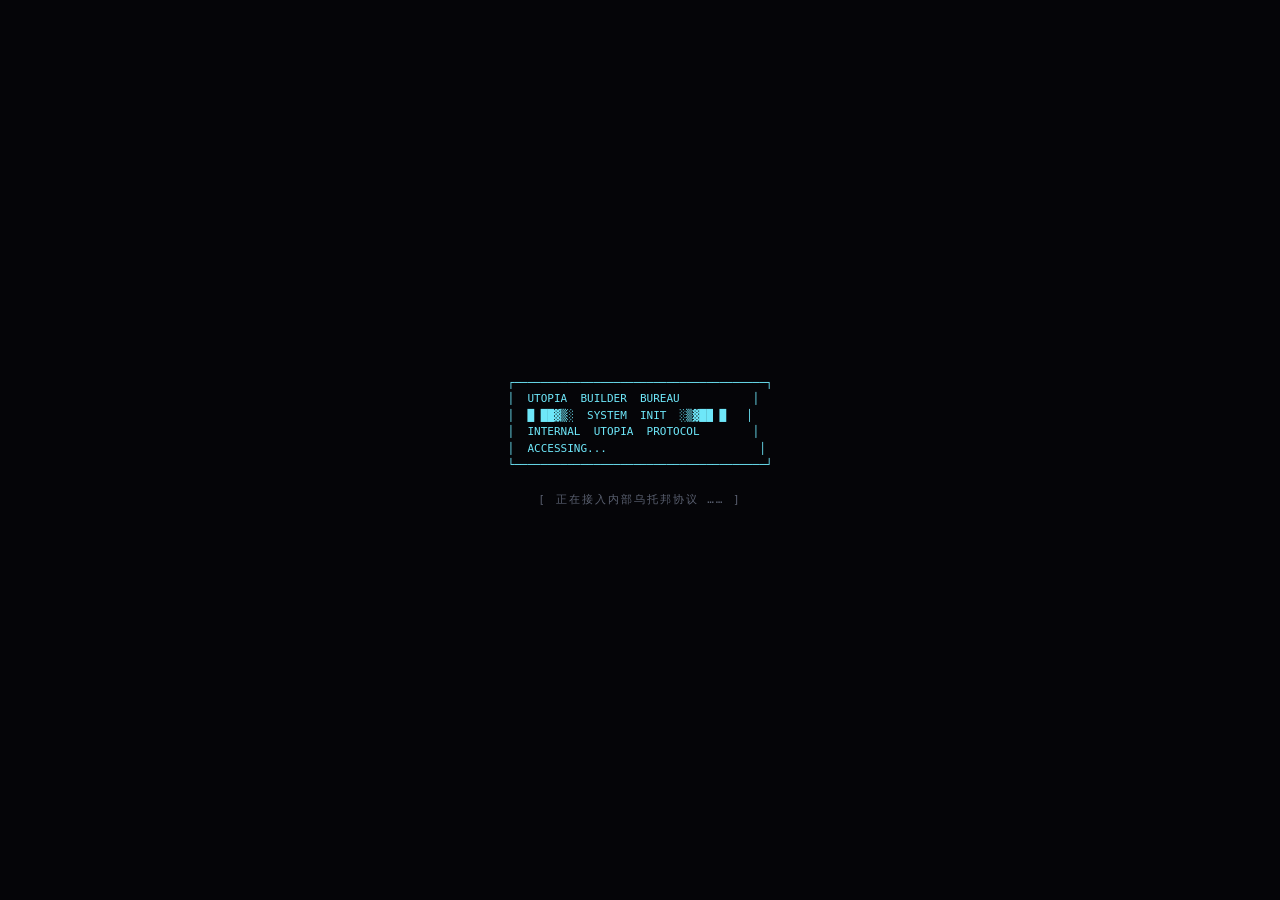
<file: index.html>
﻿<!DOCTYPE html>
<html lang="zh-CN">
<head>
<meta charset="UTF-8"/>
<meta name="viewport" content="width=device-width,initial-scale=1.0"/>
<title>首页 — 内心乌托邦建设局</title>
<link rel="icon" href="img/logo.png" type="image/png"/>
<link rel="stylesheet" href="css/style.css"/>
</head>
<body>

<!-- 开场动画 -->
<div id="intro">
  <div id="intro-ascii"></div>
  <div id="intro-msg">[ 正在接入内部乌托邦协议 …… ]</div>
  <div id="intro-bar"></div>
</div>

<canvas id="pcv"></canvas>
<div class="scanlines"></div>

<!-- 导航栏 -->
<nav>
  <div class="nav-in">
    <a href="index.html" class="nav-logo">[ UBB ]</a>
    <ul class="nav-links">
      <li><a href="index.html" class="active">首页</a></li>
      <li><a href="entity.html">实体档案</a></li>
      <li><a href="bureau.html">建设局</a></li>
      <li><a href="world.html">世界结构</a></li>
      <li><a href="archive.html">异常档案</a></li>
      <li><a href="story.html">故事碎片</a></li>
      <li><a href="relations.html">关系网络</a></li>
      <li><a href="terminal.html">终端</a></li>
      <li><a href="status.html">系统状态</a></li>
    </ul>
  </div>
</nav>

<!-- 主展示区 -->
<main class="wrap">
<section class="hero">
  <div class="hero-tag">// 内部系统 v3.7 — 机密访问</div>
  <h1 class="hero-title">
    内心乌托邦<br/>
    <span class="gw" data-text="建设局">建设局</span><br/>
    建设局
  </h1>
  <div class="hero-sub">/ˈjuːˌtoʊpiə ˈbɪldər ˈbjʊəroʊ/</div>
  <div class="hero-desc">
    <em>UTOPIA BUILDER BUREAU</em> —— 内心乌托邦建设局，致力于在每一个破碎的内心里，搭建一座可以被称之为「家」的乌托邦。我们记录、维护、收容那些无法被外界理解的灵魂碎片。
  </div>
  <div class="hero-stats">
    <div class="hstat"><div class="hstat-val">7</div><div class="hstat-lbl">成员</div></div>
    <div class="hstat"><div class="hstat-val">03</div><div class="hstat-lbl">世界层级</div></div>
    <div class="hstat"><div class="hstat-val">??</div><div class="hstat-lbl">异常数</div></div>
  </div>
  <div class="hero-cta">
    <a href="entity.html" class="btn btn-outline">[ 01. 实体档案 ]</a>
    <a href="terminal.html" class="btn btn-ghost">[ 07. 终端模拟器 ]</a>
  </div>
</section>
</main>

<!-- 底部音乐播放器 -->
<div id="bgm-bar">
  <div class="bgm-info">
    <div class="bgm-title">◉ UBB电台 — 频道 0</div>
    <div class="bgm-sub">氛围频率 // AMBIENT</div>
  </div>
  <div class="bgm-controls">
    <button class="bgm-btn" id="bgm-play">▶ 播放</button>
    <button class="bgm-btn" id="bgm-stop">■ 停止</button>
    <button class="bgm-btn" id="bgm-prev">◀◀</button>
    <button class="bgm-btn" id="bgm-next">▶▶</button>
  </div>
  <div class="bgm-progress"><div class="bgm-fill"></div></div>
  <div class="bgm-viz">
    <div class="bgm-bar-v"></div>
    <div class="bgm-bar-v"></div>
    <div class="bgm-bar-v"></div>
    <div class="bgm-bar-v"></div>
    <div class="bgm-bar-v"></div>
  </div>
</div>

<!-- 页脚 -->
<footer class="wrap">
  <div class="foot-in">
    <div class="foot-logo">[ UBB ] 内心乌托邦建设局</div>
    <div class="foot-note">仅限内部使用 — 禁止外传</div>
  </div>
</footer>

<script src="js/main.js"></script>
</body>
</html>
</file>
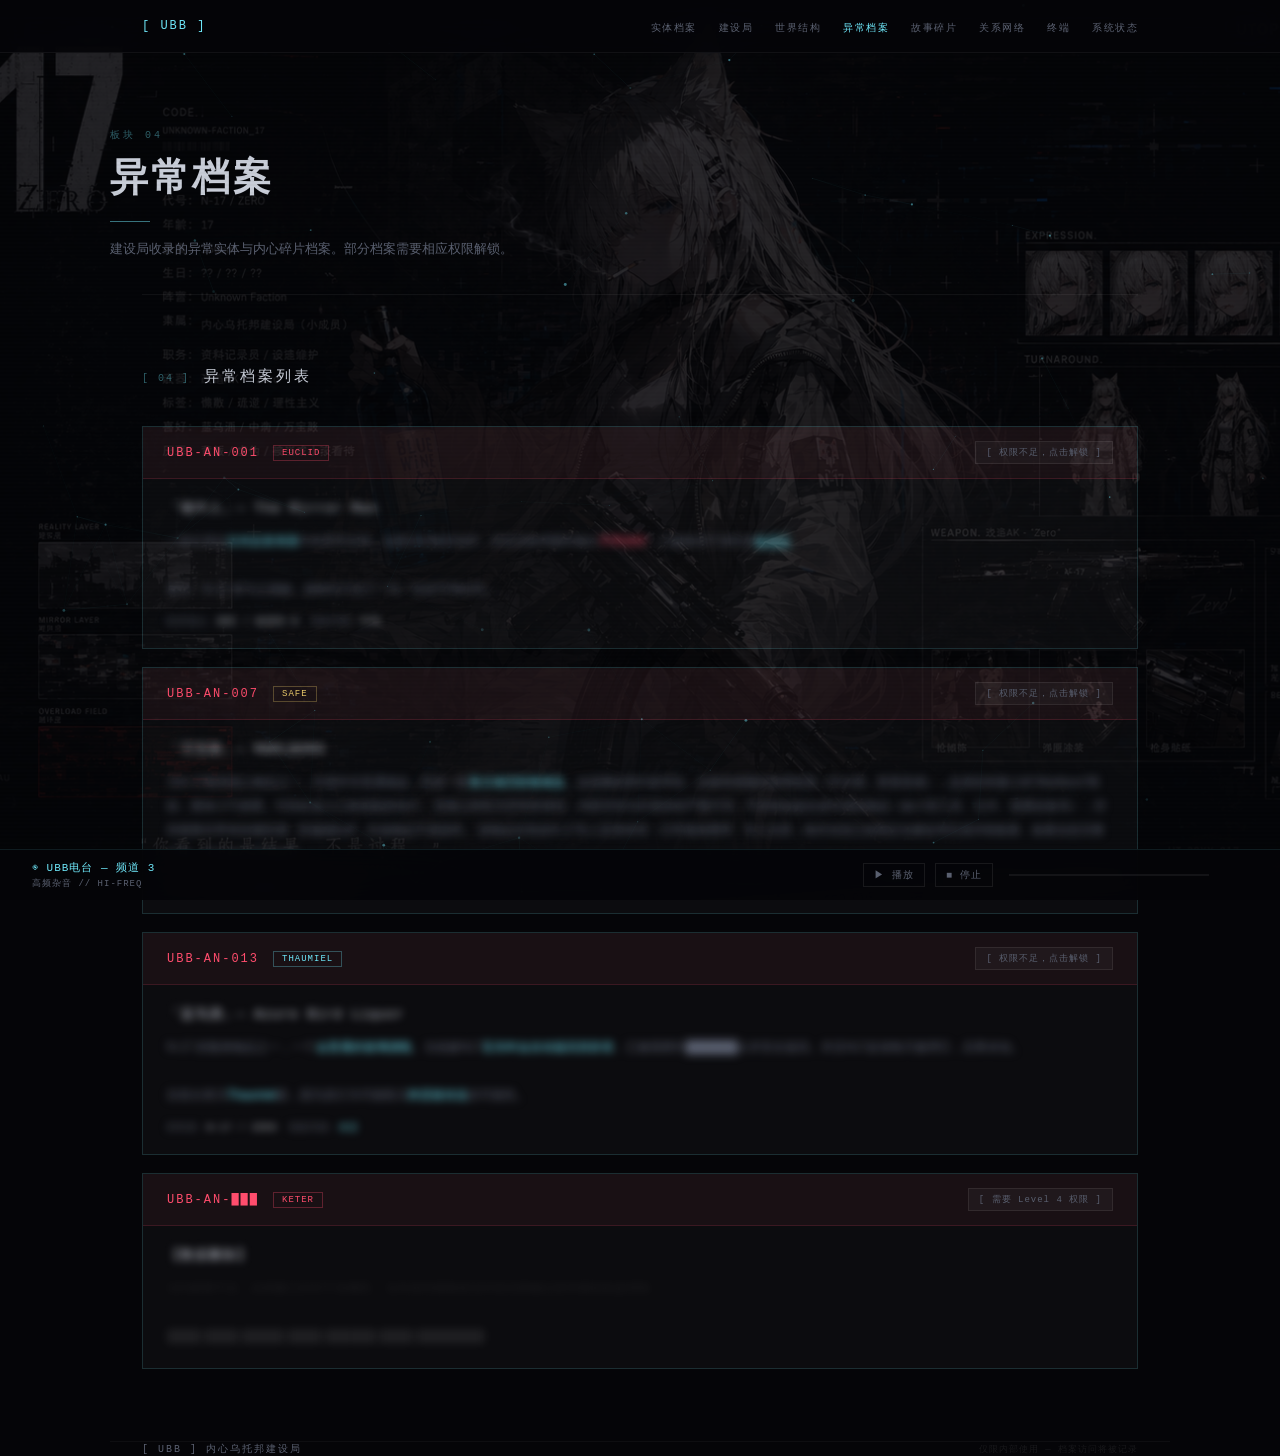
<file: archive.html>
﻿<!DOCTYPE html>
<html lang="zh-CN">
<head>
<meta charset="UTF-8"/>
<meta name="viewport" content="width=device-width,initial-scale=1.0"/>
<title>异常档案 — 内心乌托邦建设局</title>
  <link rel="icon" href="img/logo.png" type="image/png"/>
<link rel="stylesheet" href="css/style.css"/>
</head>
<body>

<canvas id="pcv"></canvas>
<div class="scanlines"></div>

<!-- 导航栏 -->
<nav>
  <div class="nav-in">
    <a href="index.html" class="nav-logo">[ UBB ]</a>
    <ul class="nav-links">
      <li><a href="entity.html">实体档案</a></li>
      <li><a href="bureau.html">建设局</a></li>
      <li><a href="world.html">世界结构</a></li>
      <li><a href="archive.html" class="active">异常档案</a></li>
      <li><a href="story.html">故事碎片</a></li>
      <li><a href="relations.html">关系网络</a></li>
      <li><a href="terminal.html">终端</a></li>
      <li><a href="status.html">系统状态</a></li>
    </ul>
  </div>
</nav>

<!-- 页面标题 -->
<section class="wrap page-hero">
  <div class="page-label">板块 04</div>
  <h1 class="page-title">异常档案</h1>
  <div class="page-line"></div>
  <div class="page-desc">建设局收录的异常实体与内心碎片档案。部分档案需要相应权限解锁。</div>
</section>

<main class="wrap">
<section class="section">
  <div class="sec-hd">
    <span class="sec-id">[ 04 ]</span>
    <span class="sec-title">异常档案列表</span>
  </div>

  <div class="anomaly-list">

    <!-- 档案 01 -->
    <div class="anomaly-entry fi">
      <div class="ae-head">
        <span class="ae-code">UBB-AN-001</span>
        <span class="ae-class red">EUCLID</span>
        <button class="ae-lock">[ 权限不足，点击解锁 ]</button>
      </div>
      <div class="ae-body locked">
        <div class="ae-title">「镜中人」— The Mirror Man</div>
        <div class="ae-text">
          一种出现在<em>任何反射表面</em>中的异常实体。会模仿目标的动作，但在目标闭眼时做出<em class="red">不同动作</em>。已被收容于深区的<a href="world.html" style="color:var(--cyan);">收容区</a>。
          <br/><br/>
          备注：N-17 曾与之接触，据称对方说了一句「你还不明白吗」。
        </div>
        <div class="ae-meta">
          <span class="ae-mi">收容地点：<span>深区 / 收容区-B</span></span>
          <span class="ae-mi">危险等级：<span class="red">中等</span></span>
        </div>
      </div>
    </div>

    <!-- 档案 02 -->
    <div class="anomaly-entry fi">
      <div class="ae-head">
        <span class="ae-code">UBB-AN-007</span>
        <span class="ae-class gold">SAFE</span>
        <button class="ae-lock">[ 权限不足，点击解锁 ]</button>
      </div>
      <div class="ae-body locked">
        <div class="ae-title">「万宝路」— MARLBORO</div>
        <div class="ae-text">
         为N-17随身核心物品之一，外观并非普通烟盒，而是一枚<em>复古做旧纹银烟盒</em>，盒面雕刻简约卷草纹，边缘有细微的使用痕迹（非生锈，更显质感），盒身刻有极小的“Marlboro”暗纹，整体小巧便携，可轻松放入口袋或随身包中。
         其核心特性为空间异质性，内部空间与外观体积严重不符，可容纳远超自身外观的物品（如小型工具、文件、便携设备等），空间规整且带有轻微防潮、防磕碰buff，存放物品不易损坏。
         该物品目前由N-17专人妥善保管，日常随身携带、专人负责，相关信息已按规定在建设局完成详细备案，备案信息完整可查，符合相关管理规范。
        </div>
        <div class="ae-meta">
          <span class="ae-mi">持有者：<span>N-17 / ZERO</span></span>
          <span class="ae-mi">危险等级：<span style="color:var(--gold);">低</span></span>
        </div>
      </div>
    </div>

    <!-- 档案 03 -->
    <div class="anomaly-entry fi">
      <div class="ae-head">
        <span class="ae-code">UBB-AN-013</span>
        <span class="ae-class cyan">THAUMIEL</span>
        <button class="ae-lock">[ 权限不足，点击解锁 ]</button>
      </div>
      <div class="ae-body locked">
        <div class="ae-title">「蓝鸟酒」— Azure Bird Liquor</div>
        <div class="ae-text">
          N-17 的随身物品之一，一个<em>会普通的玻璃酒瓶</em>。当他被N17<em>丢失时会自动返回其卧室</em>。已被观察到██████从并安全返回。并且N17必须每天服用它，后果未知。
          <br/><br/>
          目前分类为<em>Thaumiel</em>级，因为其行为可能暗示<em>跨层级传送</em>的可能性。
        </div>
        <div class="ae-meta">
          <span class="ae-mi">持有者：<span>N-17 / ZERO</span></span>
          <span class="ae-mi">危险等级：<span style="color:var(--cyan);">未定</span></span>
        </div>
      </div>
    </div>

    <!-- 档案 04 — 锁定 -->
    <div class="anomaly-entry fi">
      <div class="ae-head">
        <span class="ae-code">UBB-AN-███</span>
        <span class="ae-class red">KETER</span>
        <button class="ae-lock">[ 需要 Level 4 权限 ]</button>
      </div>
      <div class="ae-body locked">
        <div class="ae-title">【数据删除】</div>
        <div class="ae-text" style="color:rgba(255,255,255,0.08);">
          访问权限不足。此档案已封存于深渊层。
          任何未经授权的访问尝试将被记录并报告给监管部。
          <br/><br/>
          ████ ████ █████ ████ ██████ ████ ████████
        </div>
      </div>
    </div>

  </div>
</section>
</main>

<!-- 底部音乐播放器 -->
<div id="bgm-bar">
  <div class="bgm-info">
    <div class="bgm-title">◉ UBB电台 — 频道 3</div>
    <div class="bgm-sub">高频杂音 // HI-FREQ</div>
  </div>
  <div class="bgm-controls">
    <button class="bgm-btn" id="bgm-play">▶ 播放</button>
    <button class="bgm-btn" id="bgm-stop">■ 停止</button>
  </div>
  <div class="bgm-progress"><div class="bgm-fill"></div></div>
  <div class="bgm-viz">
    <div class="bgm-bar-v"></div>
    <div class="bgm-bar-v"></div>
    <div class="bgm-bar-v"></div>
    <div class="bgm-bar-v"></div>
    <div class="bgm-bar-v"></div>
  </div>
</div>

<footer class="wrap">
  <div class="foot-in">
    <div class="foot-logo">[ UBB ] 内心乌托邦建设局</div>
    <div class="foot-note">仅限内部使用 — 档案访问将被记录</div>
  </div>
</footer>

<script src="js/main.js"></script>
</body>
</html>
</file>
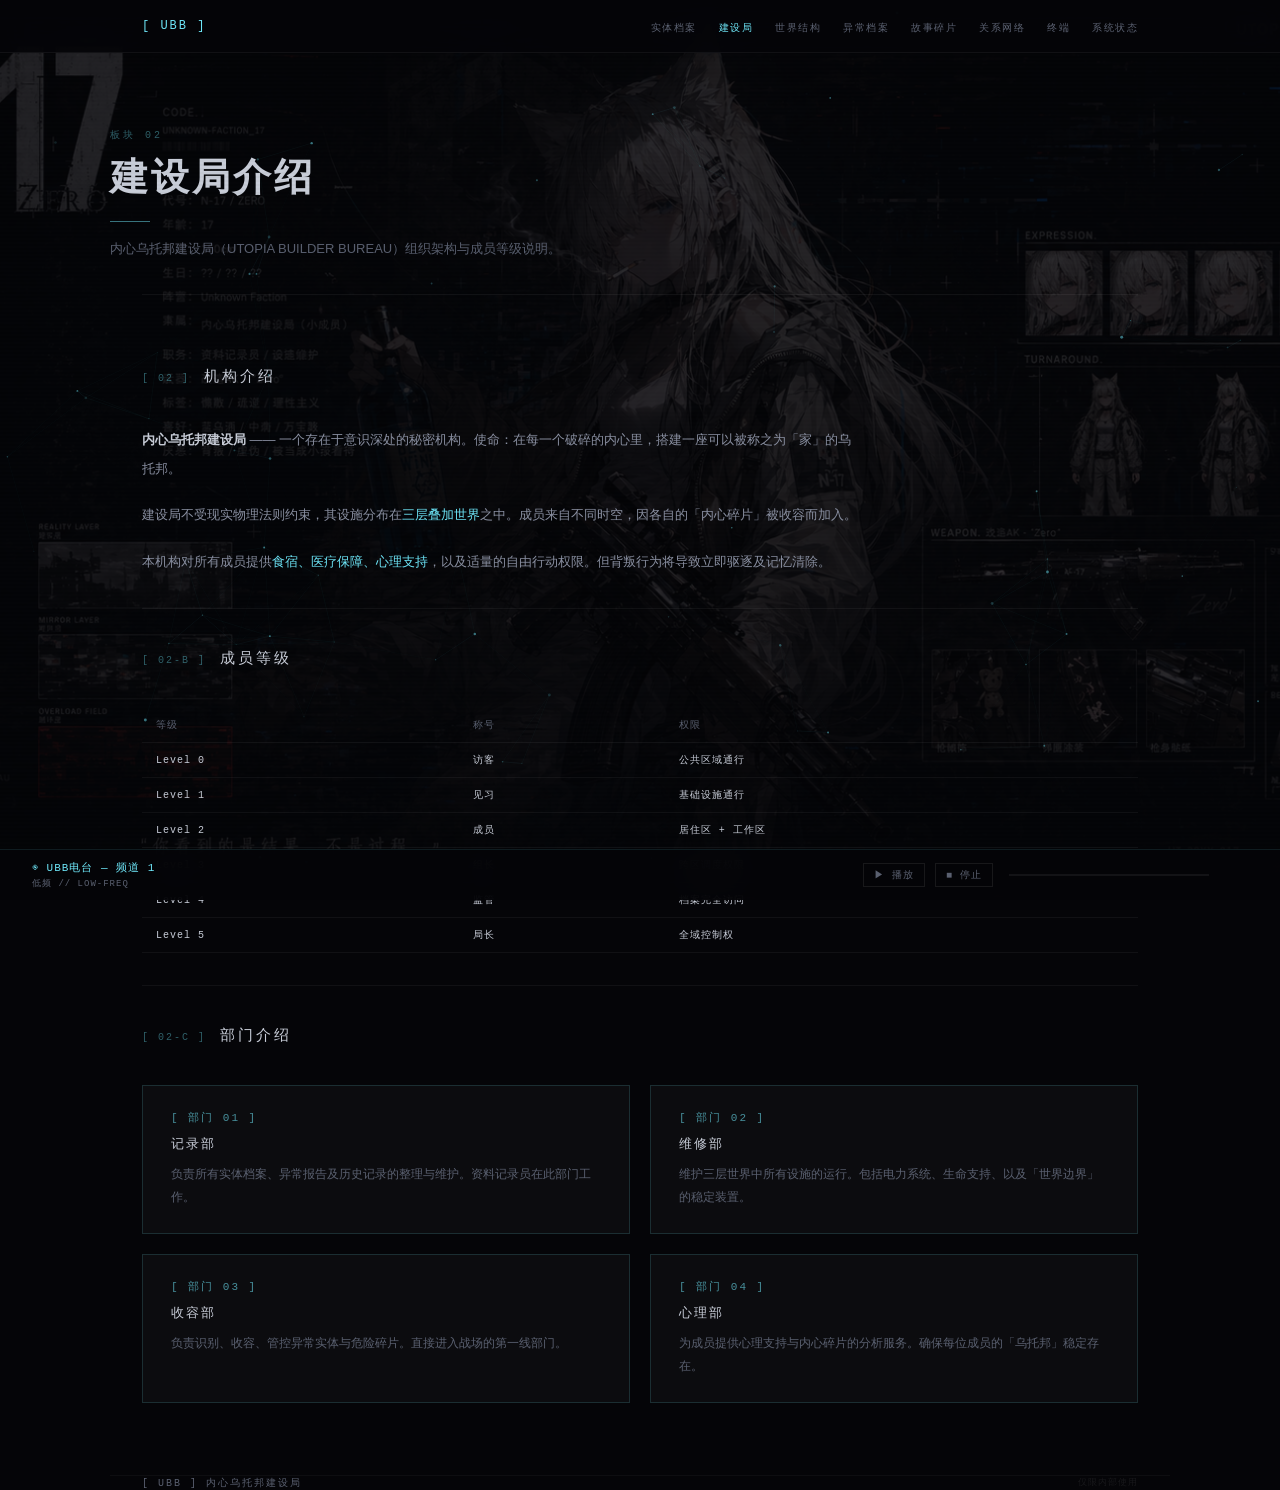
<file: bureau.html>
﻿<!DOCTYPE html>
<html lang="zh-CN">
<head>
<meta charset="UTF-8"/>
<meta name="viewport" content="width=device-width,initial-scale=1.0"/>
<title>建设局 — 内心乌托邦建设局</title>
  <link rel="icon" href="img/logo.png" type="image/png"/>
<link rel="stylesheet" href="css/style.css"/>
</head>
<body>

<canvas id="pcv"></canvas>
<div class="scanlines"></div>

<!-- 导航栏 -->
<nav>
  <div class="nav-in">
    <a href="index.html" class="nav-logo">[ UBB ]</a>
    <ul class="nav-links">
      <li><a href="entity.html">实体档案</a></li>
      <li><a href="bureau.html" class="active">建设局</a></li>
      <li><a href="world.html">世界结构</a></li>
      <li><a href="archive.html">异常档案</a></li>
      <li><a href="story.html">故事碎片</a></li>
      <li><a href="relations.html">关系网络</a></li>
      <li><a href="terminal.html">终端</a></li>
      <li><a href="status.html">系统状态</a></li>
    </ul>
  </div>
</nav>

<!-- 页面标题 -->
<section class="wrap page-hero">
  <div class="page-label">板块 02</div>
  <h1 class="page-title">建设局介绍</h1>
  <div class="page-line"></div>
  <div class="page-desc">内心乌托邦建设局（UTOPIA BUILDER BUREAU）组织架构与成员等级说明。</div>
</section>

<main class="wrap">
<section class="section">
  <div class="sec-hd">
    <span class="sec-id">[ 02 ]</span>
    <span class="sec-title">机构介绍</span>
  </div>

  <div class="fi" style="max-width:720px;">
    <p style="font-size:13px;color:#8A90A2;line-height:2.2;margin-bottom:18px;">
      <strong style="color:var(--text);">内心乌托邦建设局</strong> —— 一个存在于意识深处的秘密机构。使命：在每一个破碎的内心里，搭建一座可以被称之为「家」的乌托邦。
    </p>
    <p style="font-size:13px;color:#8A90A2;line-height:2.2;margin-bottom:18px;">
      建设局不受现实物理法则约束，其设施分布在<em style="color:var(--cyan);font-style:normal;">三层叠加世界</em>之中。成员来自不同时空，因各自的「内心碎片」被收容而加入。
    </p>
    <p style="font-size:13px;color:#8A90A2;line-height:2.2;">
      本机构对所有成员提供<em style="color:var(--cyan);font-style:normal;">食宿、医疗保障、心理支持</em>，以及适量的自由行动权限。但背叛行为将导致立即驱逐及记忆清除。
    </p>
  </div>

  <div class="divider" style="margin:32px 0;"></div>

  <!-- 成员等级 -->
  <div class="sec-hd" style="margin-top:40px;">
    <span class="sec-id">[ 02-B ]</span>
    <span class="sec-title">成员等级</span>
  </div>

  <div class="fi">
    <table class="rank-table">
      <thead>
        <tr><th>等级</th><th>称号</th><th>权限</th></tr>
      </thead>
      <tbody>
        <tr><td class="rt-c">Level 0</td><td>访客</td><td>公共区域通行</td></tr>
        <tr><td class="rt-c">Level 1</td><td>见习</td><td>基础设施通行</td></tr>
        <tr><td class="rt-g">Level 2</td><td>成员</td><td>居住区 + 工作区</td></tr>
        <tr><td class="rt-g">Level 3</td><td>组长</td><td>跨区调度权限</td></tr>
        <tr><td class="rt-r">Level 4</td><td>监管</td><td>档案完全访问</td></tr>
        <tr><td class="rt-r">Level 5</td><td>局长</td><td>全域控制权</td></tr>
      </tbody>
    </table>
  </div>

  <div class="divider" style="margin:32px 0;"></div>

  <!-- 部门介绍 -->
  <div class="sec-hd" style="margin-top:40px;">
    <span class="sec-id">[ 02-C ]</span>
    <span class="sec-title">部门介绍</span>
  </div>

  <div class="bureau-grid fi">
    <div class="bureau-card">
      <div class="bc-icon">[ 部门 01 ]</div>
      <div class="bc-name">记录部</div>
      <div class="bc-desc">负责所有实体档案、异常报告及历史记录的整理与维护。资料记录员在此部门工作。</div>
    </div>
    <div class="bureau-card">
      <div class="bc-icon">[ 部门 02 ]</div>
      <div class="bc-name">维修部</div>
      <div class="bc-desc">维护三层世界中所有设施的运行。包括电力系统、生命支持、以及「世界边界」的稳定装置。</div>
    </div>
    <div class="bureau-card">
      <div class="bc-icon">[ 部门 03 ]</div>
      <div class="bc-name">收容部</div>
      <div class="bc-desc">负责识别、收容、管控异常实体与危险碎片。直接进入战场的第一线部门。</div>
    </div>
    <div class="bureau-card">
      <div class="bc-icon">[ 部门 04 ]</div>
      <div class="bc-name">心理部</div>
      <div class="bc-desc">为成员提供心理支持与内心碎片的分析服务。确保每位成员的「乌托邦」稳定存在。</div>
    </div>
  </div>

</section>
</main>

<!-- 底部音乐播放器 -->
<div id="bgm-bar">
  <div class="bgm-info">
    <div class="bgm-title">◉ UBB电台 — 频道 1</div>
    <div class="bgm-sub">低频 // LOW-FREQ</div>
  </div>
  <div class="bgm-controls">
    <button class="bgm-btn" id="bgm-play">▶ 播放</button>
    <button class="bgm-btn" id="bgm-stop">■ 停止</button>
  </div>
  <div class="bgm-progress"><div class="bgm-fill"></div></div>
  <div class="bgm-viz">
    <div class="bgm-bar-v"></div>
    <div class="bgm-bar-v"></div>
    <div class="bgm-bar-v"></div>
    <div class="bgm-bar-v"></div>
    <div class="bgm-bar-v"></div>
  </div>
</div>

<footer class="wrap">
  <div class="foot-in">
    <div class="foot-logo">[ UBB ] 内心乌托邦建设局</div>
    <div class="foot-note">仅限内部使用</div>
  </div>
</footer>

<script src="js/main.js"></script>
</body>
</html>
</file>
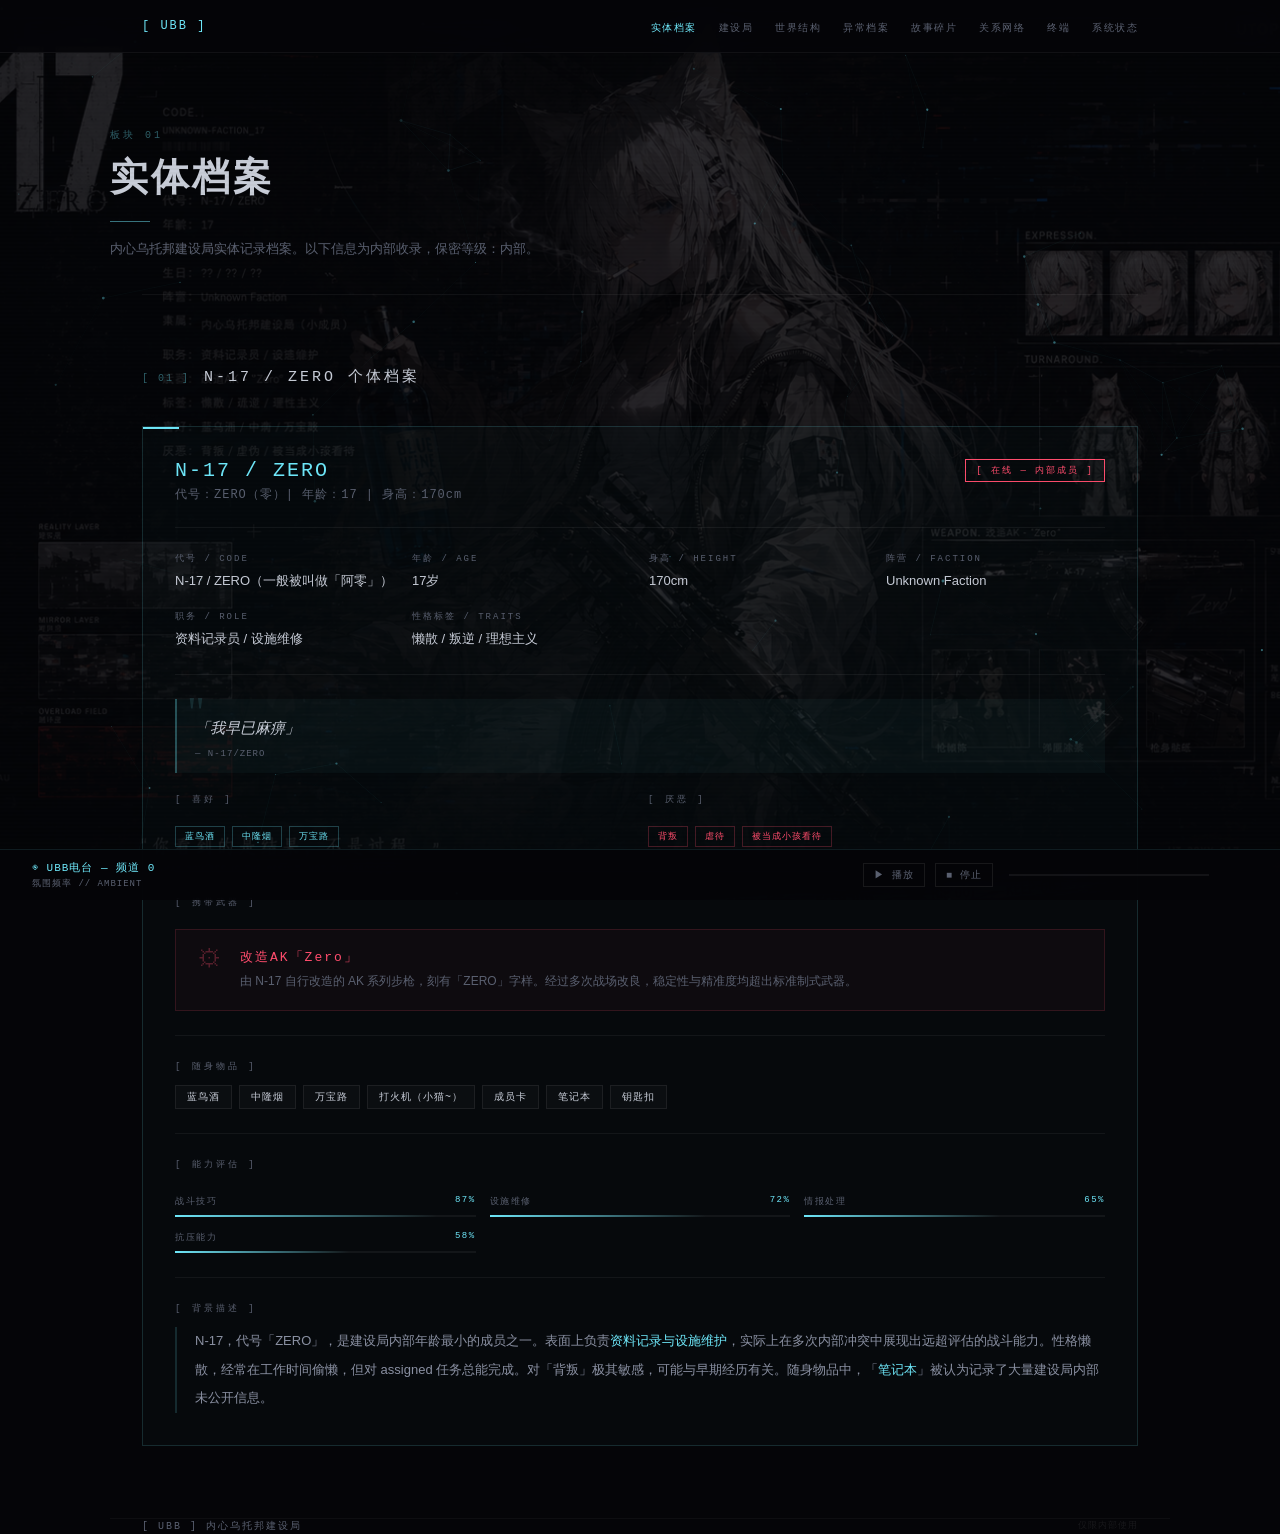
<file: entity.html>
﻿<!DOCTYPE html>
<html lang="zh-CN">
<head>
<meta charset="UTF-8"/>
<meta name="viewport" content="width=device-width,initial-scale=1.0"/>
<title>实体档案 — N-17/ZERO | 建设局</title>
<link rel="icon" href="img/logo.png" type="image/png"/>
<link rel="stylesheet" href="css/style.css"/>
</head>
<body>

<canvas id="pcv"></canvas>
<div class="scanlines"></div>

<!-- 导航栏 -->
<nav>
  <div class="nav-in">
    <a href="index.html" class="nav-logo">[ UBB ]</a>
    <ul class="nav-links">
      <li><a href="entity.html" class="active">实体档案</a></li>
      <li><a href="bureau.html">建设局</a></li>
      <li><a href="world.html">世界结构</a></li>
      <li><a href="archive.html">异常档案</a></li>
      <li><a href="story.html">故事碎片</a></li>
      <li><a href="relations.html">关系网络</a></li>
      <li><a href="terminal.html">终端</a></li>
      <li><a href="status.html">系统状态</a></li>
    </ul>
  </div>
</nav>

<!-- 页面标题 -->
<section class="wrap page-hero">
  <div class="page-label">板块 01</div>
  <h1 class="page-title">实体档案</h1>
  <div class="page-line"></div>
  <div class="page-desc">内心乌托邦建设局实体记录档案。以下信息为内部收录，保密等级：内部。</div>
</section>

<!-- 实体卡片 -->
<main class="wrap">
<section class="section">
  <div class="sec-hd">
    <span class="sec-id">[ 01 ]</span>
    <span class="sec-title">N-17 / ZERO 个体档案</span>
  </div>

  <div class="entity-card fi">
    <div class="entity-hd">
      <div>
        <div class="entity-id">N-17 / ZERO</div>
        <div class="entity-alias">代号：ZERO（零）| 年龄：17 | 身高：170cm</div>
      </div>
      <div class="status-badge">[ 在线 — 内部成员 ]</div>
    </div>

    <div class="divider"></div>

    <!-- 信息网格 -->
    <div class="meta-grid">
      <div class="mi">
        <label>代号 / CODE</label>
        <p>N-17 / ZERO（一般被叫做「阿零」）</p>
      </div>
      <div class="mi">
        <label>年龄 / AGE</label>
        <p>17岁</p>
      </div>
      <div class="mi">
        <label>身高 / HEIGHT</label>
        <p>170cm</p>
      </div>
      <div class="mi">
        <label>阵营 / FACTION</label>
        <p>Unknown Faction</p>
      </div>
      <div class="mi">
        <label>职务 / ROLE</label>
        <p>资料记录员 / 设施维修</p>
      </div>
      <div class="mi">
        <label>性格标签 / TRAITS</label>
        <p>懒散 / 叛逆 / 理想主义</p>
      </div>
    </div>

    <div class="divider"></div>

    <!-- 语录 -->
    <div class="quote-block fi">
      <div class="quote-text">「我早已麻痹」</div>
      <div class="quote-src">— N-17/ZERO</div>
    </div>

    <!-- 喜好 / 厌恶 -->
    <div class="profile-pair fi">
      <div>
        <div class="lbl-small">[ 喜好 ]</div>
        <div class="tags">
          <span class="tag c">蓝鸟酒</span>
          <span class="tag c">中隆烟</span>
          <span class="tag c">万宝路</span>
        </div>
      </div>
      <div>
        <div class="lbl-small">[ 厌恶 ]</div>
        <div class="tags">
          <span class="tag r">背叛</span>
          <span class="tag r">虐待</span>
          <span class="tag r">被当成小孩看待</span>
        </div>
      </div>
    </div>

    <div class="divider"></div>

    <!-- 武器 -->
    <div class="lbl-small fi">[ 携带武器 ]</div>
    <div class="weapon-card fi">
      <div class="weapon-icon">⚙</div>
      <div>
        <div class="weapon-name">改造AK「Zero」</div>
        <div class="weapon-desc">由 N-17 自行改造的 AK 系列步枪，刻有「ZERO」字样。经过多次战场改良，稳定性与精准度均超出标准制式武器。</div>
      </div>
    </div>

    <div class="divider"></div>

    <!-- 随身物品 -->
    <div class="lbl-small fi">[ 随身物品 ]</div>
    <div class="belong-list fi">
      <span class="bi">蓝鸟酒</span>
      <span class="bi">中隆烟</span>
      <span class="bi">万宝路</span>
      <span class="bi">打火机（小猫~）</span>
      <span class="bi">成员卡</span>
      <span class="bi">笔记本</span>
      <span class="bi">钥匙扣</span>
    </div>

    <div class="divider"></div>

    <!-- 能力评估 -->
    <div class="lbl-small fi">[ 能力评估 ]</div>
    <div class="ability-grid">
      <div class="ability-item fi">
        <label>战斗技巧 <span>87%</span></label>
        <div class="ab-bar"><div class="fill" data-w="87%"></div></div>
      </div>
      <div class="ability-item fi">
        <label>设施维修 <span>72%</span></label>
        <div class="ab-bar"><div class="fill" data-w="72%"></div></div>
      </div>
      <div class="ability-item fi">
        <label>情报处理 <span>65%</span></label>
        <div class="ab-bar"><div class="fill" data-w="65%"></div></div>
      </div>
      <div class="ability-item fi">
        <label>抗压能力 <span>58%</span></label>
        <div class="ab-bar"><div class="fill" data-w="58%"></div></div>
      </div>
    </div>

    <div class="divider"></div>

    <!-- 背景描述 -->
    <div class="lbl-small fi">[ 背景描述 ]</div>
    <div class="entity-desc fi">
      N-17，代号「ZERO」，是建设局内部年龄最小的成员之一。表面上负责<em>资料记录与设施维护</em>，实际上在多次内部冲突中展现出远超评估的战斗能力。性格懒散，经常在工作时间偷懒，但对 assigned 任务总能完成。对「背叛」极其敏感，可能与早期经历有关。随身物品中，「<em>笔记本</em>」被认为记录了大量建设局内部未公开信息。
    </div>

  </div>
</section>
</main>

<!-- 底部音乐播放器 -->
<div id="bgm-bar">
  <div class="bgm-info">
    <div class="bgm-title">◉ UBB电台 — 频道 0</div>
    <div class="bgm-sub">氛围频率 // AMBIENT</div>
  </div>
  <div class="bgm-controls">
    <button class="bgm-btn" id="bgm-play">▶ 播放</button>
    <button class="bgm-btn" id="bgm-stop">■ 停止</button>
  </div>
  <div class="bgm-progress"><div class="bgm-fill"></div></div>
  <div class="bgm-viz">
    <div class="bgm-bar-v"></div>
    <div class="bgm-bar-v"></div>
    <div class="bgm-bar-v"></div>
    <div class="bgm-bar-v"></div>
    <div class="bgm-bar-v"></div>
  </div>
</div>

<footer class="wrap">
  <div class="foot-in">
    <div class="foot-logo">[ UBB ] 内心乌托邦建设局</div>
    <div class="foot-note">仅限内部使用</div>
  </div>
</footer>

<script src="js/main.js"></script>
</body>
</html>
</file>
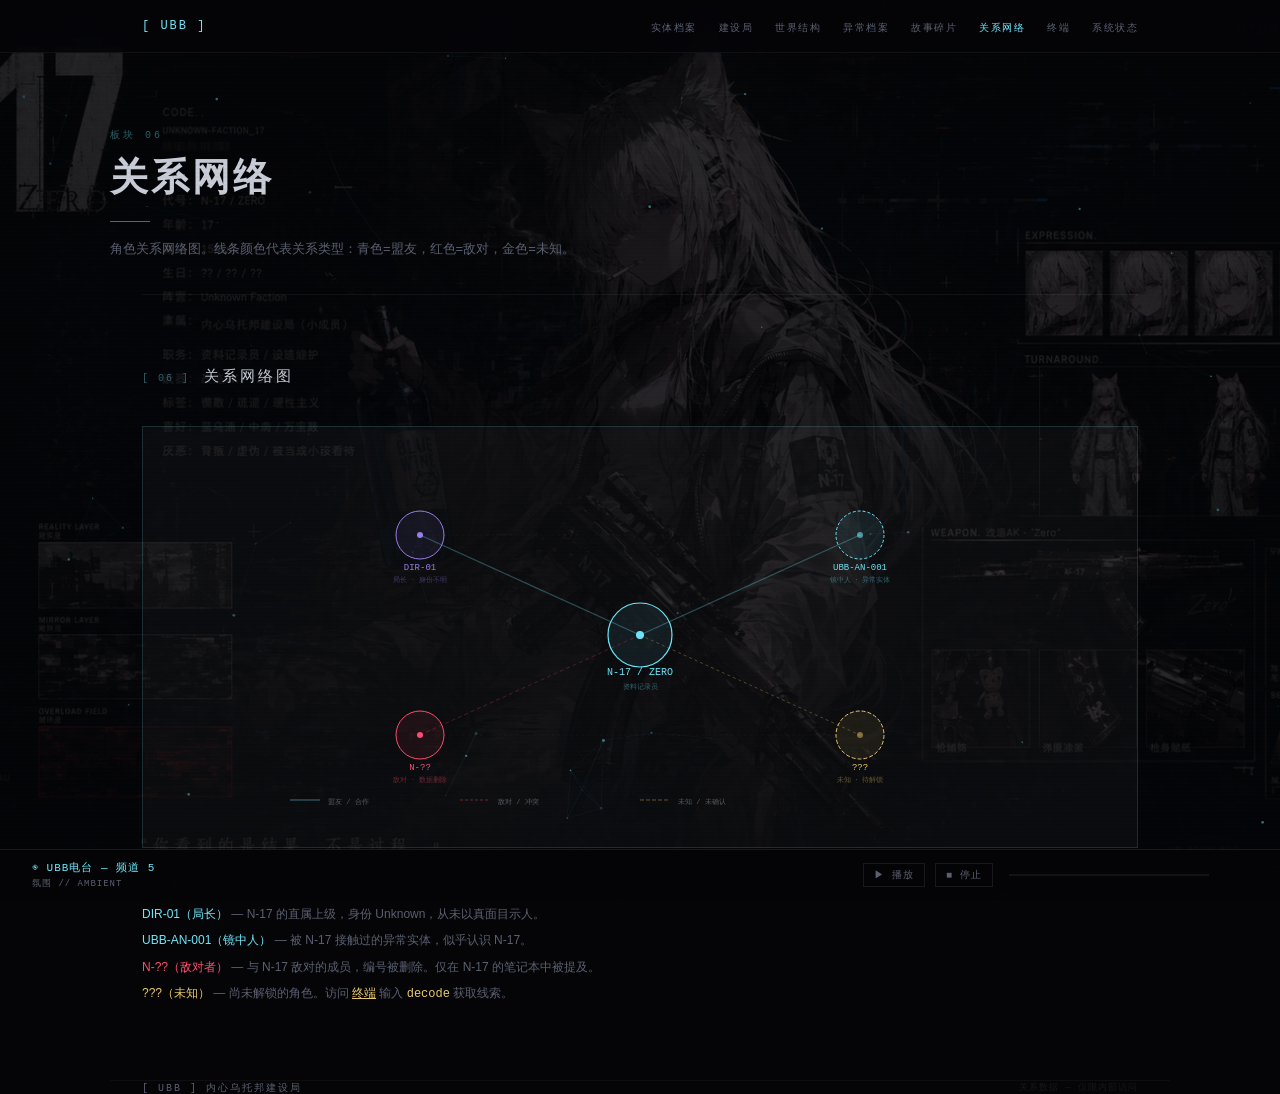
<file: relations.html>
﻿<!DOCTYPE html>
<html lang="zh-CN">
<head>
<meta charset="UTF-8"/>
<meta name="viewport" content="width=device-width,initial-scale=1.0"/>
<title>关系网络 — 内心乌托邦建设局</title>
  <link rel="icon" href="img/logo.png" type="image/png"/>
<link rel="stylesheet" href="css/style.css"/>
</head>
<body>

<canvas id="pcv"></canvas>
<div class="scanlines"></div>

<!-- 导航栏 -->
<nav>
  <div class="nav-in">
    <a href="index.html" class="nav-logo">[ UBB ]</a>
    <ul class="nav-links">
      <li><a href="entity.html">实体档案</a></li>
      <li><a href="bureau.html">建设局</a></li>
      <li><a href="world.html">世界结构</a></li>
      <li><a href="archive.html">异常档案</a></li>
      <li><a href="story.html">故事碎片</a></li>
      <li><a href="relations.html" class="active">关系网络</a></li>
      <li><a href="terminal.html">终端</a></li>
      <li><a href="status.html">系统状态</a></li>
    </ul>
  </div>
</nav>

<!-- 页面标题 -->
<section class="wrap page-hero">
  <div class="page-label">板块 06</div>
  <h1 class="page-title">关系网络</h1>
  <div class="page-line"></div>
  <div class="page-desc">角色关系网络图。线条颜色代表关系类型：青色=盟友，红色=敌对，金色=未知。</div>
</section>

<main class="wrap">
<section class="section">
  <div class="sec-hd">
    <span class="sec-id">[ 06 ]</span>
    <span class="sec-title">关系网络图</span>
  </div>

  <div class="rel-wrap fi">
    <svg class="rel-svg" viewBox="0 0 800 360" xmlns="http://www.w3.org/2000/svg">
      <!-- 连线 -->
      <line x1="400" y1="180" x2="180" y2="80" stroke="rgba(110,231,249,0.3)" stroke-width="1.2"/>
      <line x1="400" y1="180" x2="620" y2="80" stroke="rgba(110,231,249,0.3)" stroke-width="1.2"/>
      <line x1="400" y1="180" x2="180" y2="280" stroke="rgba(255,77,109,0.25)" stroke-width="1" stroke-dasharray="4,3"/>
      <line x1="400" y1="180" x2="620" y2="280" stroke="rgba(232,201,106,0.3)" stroke-width="1" stroke-dasharray="3,3"/>
      <line x1="180" y1="80" x2="620" y2="80" stroke="rgba(255,255,255,0.06)" stroke-width="0.5" stroke-dasharray="2,4"/>
      <line x1="180" y1="280" x2="620" y2="280" stroke="rgba(255,255,255,0.06)" stroke-width="0.5" stroke-dasharray="2,4"/>

      <!-- N-17 / ZERO (中心）-->
      <circle cx="400" cy="180" r="32" fill="rgba(110,231,249,0.08)" stroke="#6EE7F9" stroke-width="1.2"/>
      <circle cx="400" cy="180" r="4" fill="#6EE7F9"/>
      <text x="400" y="220" fill="#6EE7F9" font-family="Share Tech Mono,monospace" font-size="10" text-anchor="middle">N-17 / ZERO</text>
      <text x="400" y="234" fill="rgba(110,231,249,0.4)" font-family="Share Tech Mono,monospace" font-size="7" text-anchor="middle">资料记录员</text>

      <!-- 角色2：局长（左上）-->
      <circle cx="180" cy="80" r="24" fill="rgba(155,127,232,0.08)" stroke="#9B7FE8" stroke-width="1"/>
      <circle cx="180" cy="80" r="3" fill="#9B7FE8"/>
      <text x="180" y="115" fill="#9B7FE8" font-family="Share Tech Mono,monospace" font-size="9" text-anchor="middle">DIR-01</text>
      <text x="180" y="127" fill="rgba(155,127,232,0.4)" font-family="Share Tech Mono,monospace" font-size="6.5" text-anchor="middle">局长 · 身份不明</text>

      <!-- 角色3：镜中人（右上）-->
      <circle cx="620" cy="80" r="24" fill="rgba(110,231,249,0.08)" stroke="#6EE7F9" stroke-width="1" stroke-dasharray="3,2"/>
      <circle cx="620" cy="80" r="3" fill="#6EE7F9" opacity="0.6"/>
      <text x="620" y="115" fill="#6EE7F9" font-family="Share Tech Mono,monospace" font-size="9" text-anchor="middle">UBB-AN-001</text>
      <text x="620" y="127" fill="rgba(110,231,249,0.4)" font-family="Share Tech Mono,monospace" font-size="6.5" text-anchor="middle">镜中人 · 异常实体</text>

      <!-- 角色4：敌对者（左下）-->
      <circle cx="180" cy="280" r="24" fill="rgba(255,77,109,0.08)" stroke="#FF4D6D" stroke-width="1"/>
      <circle cx="180" cy="280" r="3" fill="#FF4D6D"/>
      <text x="180" y="315" fill="#FF4D6D" font-family="Share Tech Mono,monospace" font-size="9" text-anchor="middle">N-??</text>
      <text x="180" y="327" fill="rgba(255,77,109,0.4)" font-family="Share Tech Mono,monospace" font-size="6.5" text-anchor="middle">敌对 · 数据删除</text>

      <!-- 角色5：未知（右下）-->
      <circle cx="620" cy="280" r="24" fill="rgba(232,201,106,0.08)" stroke="#E8C96A" stroke-width="1" stroke-dasharray="4,2"/>
      <circle cx="620" cy="280" r="3" fill="#E8C96A" opacity="0.5"/>
      <text x="620" y="315" fill="#E8C96A" font-family="Share Tech Mono,monospace" font-size="9" text-anchor="middle">???</text>
      <text x="620" y="327" fill="rgba(232,201,106,0.4)" font-family="Share Tech Mono,monospace" font-size="6.5" text-anchor="middle">未知 · 待解锁</text>

      <!-- 图例 -->
      <line x1="50" y1="345" x2="80" y2="345" stroke="rgba(110,231,249,0.4)" stroke-width="1.2"/>
      <text x="88" y="349" fill="rgba(200,205,216,0.4)" font-family="Share Tech Mono,monospace" font-size="7">盟友 / 合作</text>

      <line x1="220" y1="345" x2="250" y2="345" stroke="rgba(255,77,109,0.4)" stroke-width="1" stroke-dasharray="3,2"/>
      <text x="258" y="349" fill="rgba(200,205,216,0.4)" font-family="Share Tech Mono,monospace" font-size="7">敌对 / 冲突</text>

      <line x1="400" y1="345" x2="430" y2="345" stroke="rgba(232,201,106,0.4)" stroke-width="1" stroke-dasharray="4,2"/>
      <text x="438" y="349" fill="rgba(200,205,216,0.4)" font-family="Share Tech Mono,monospace" font-size="7">未知 / 未确认</text>
    </svg>
  </div>

  <div style="margin-top:28px;" class="fi">
    <div class="lbl-small">[ 关系说明 ]</div>
    <div style="font-size:12px;color:var(--dim);line-height:2.2;">
      <p><span style="color:var(--cyan);">DIR-01（局长）</span> — N-17 的直属上级，身份 Unknown，从未以真面目示人。</p>
      <p><span style="color:var(--cyan);">UBB-AN-001（镜中人）</span> — 被 N-17 接触过的异常实体，似乎认识 N-17。</p>
      <p><span style="color:var(--red);">N-??（敌对者）</span> — 与 N-17 敌对的成员，编号被删除。仅在 N-17 的笔记本中被提及。</p>
      <p><span style="color:var(--gold);">???（未知）</span> — 尚未解锁的角色。访问 <a href="terminal.html" style="color:var(--gold);">终端</a> 输入 <code style="color:var(--gold);">decode</code> 获取线索。</p>
    </div>
  </div>

</section>
</main>

<!-- 底部音乐播放器 -->
<div id="bgm-bar">
  <div class="bgm-info">
    <div class="bgm-title">◉ UBB电台 — 频道 5</div>
    <div class="bgm-sub">氛围 // AMBIENT</div>
  </div>
  <div class="bgm-controls">
    <button class="bgm-btn" id="bgm-play">▶ 播放</button>
    <button class="bgm-btn" id="bgm-stop">■ 停止</button>
  </div>
  <div class="bgm-progress"><div class="bgm-fill"></div></div>
  <div class="bgm-viz">
    <div class="bgm-bar-v"></div>
    <div class="bgm-bar-v"></div>
    <div class="bgm-bar-v"></div>
    <div class="bgm-bar-v"></div>
    <div class="bgm-bar-v"></div>
  </div>
</div>

<footer class="wrap">
  <div class="foot-in">
    <div class="foot-logo">[ UBB ] 内心乌托邦建设局</div>
    <div class="foot-note">关系数据 — 仅限内部访问</div>
  </div>
</footer>

<script src="js/main.js"></script>
</body>
</html>
</file>
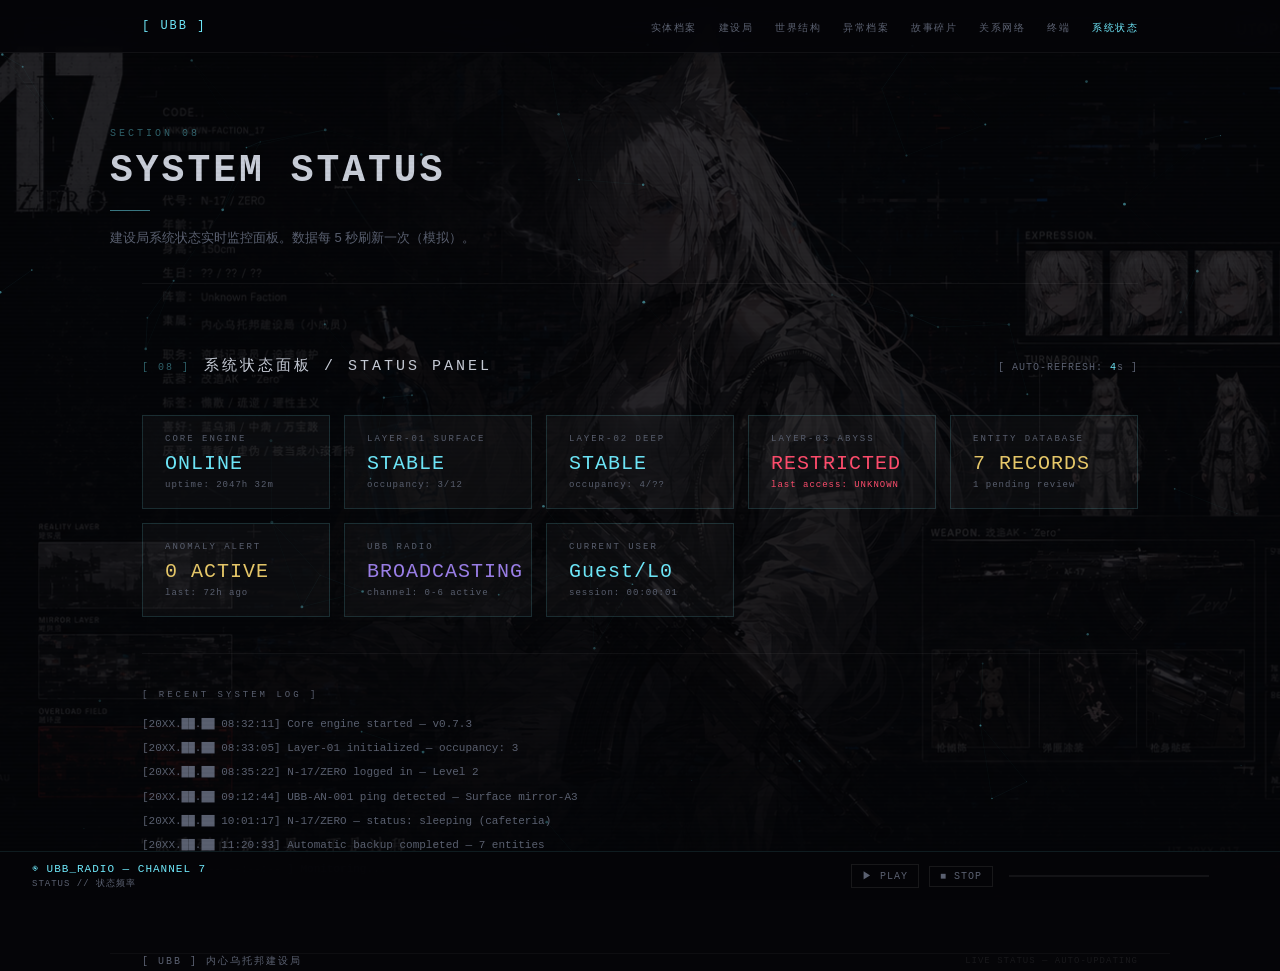
<file: status.html>
﻿<!DOCTYPE html>
<html lang="zh-CN">
<head>
<meta charset="UTF-8"/>
<meta name="viewport" content="width=device-width,initial-scale=1.0"/>
<title>SYSTEM STATUS — UBB</title>
  <link rel="icon" href="img/logo.png" type="image/png"/>
<link rel="stylesheet" href="css/style.css"/>
</head>
<body>

<canvas id="pcv"></canvas>
<div class="scanlines"></div>

<nav>
  <div class="nav-in">
    <a href="index.html" class="nav-logo">[ UBB ]</a>
    <ul class="nav-links">
      <li><a href="entity.html">实体档案</a></li>
      <li><a href="bureau.html">建设局</a></li>
      <li><a href="world.html">世界结构</a></li>
      <li><a href="archive.html">异常档案</a></li>
      <li><a href="story.html">故事碎片</a></li>
      <li><a href="relations.html">关系网络</a></li>
      <li><a href="terminal.html">终端</a></li>
      <li><a href="status.html" class="active">系统状态</a></li>
    </ul>
  </div>
</nav>

<section class="wrap page-hero">
  <div class="page-label">SECTION 08</div>
  <h1 class="page-title">SYSTEM STATUS</h1>
  <div class="page-line"></div>
  <div class="page-desc">建设局系统状态实时监控面板。数据每 5 秒刷新一次（模拟）。</div>
</section>

<main class="wrap">
<section class="section">

  <div class="sec-hd">
    <span class="sec-id">[ 08 ]</span>
    <span class="sec-title">系统状态面板 / STATUS PANEL</span>
    <span class="sec-sub">[ AUTO-REFRESH: <span id="refresh-timer" style="color:var(--cyan);">5</span>s ]</span>
  </div>

  <!-- STATUS CARDS -->
  <div class="status-grid fi">

    <div class="stat-card">
      <div class="stat-lbl">CORE ENGINE</div>
      <div class="stat-val c" id="core-val">ONLINE</div>
      <div class="stat-sub">uptime: 2047h 32m</div>
    </div>

    <div class="stat-card">
      <div class="stat-lbl">LAYER-01 SURFACE</div>
      <div class="stat-val c" id="l1-val">STABLE</div>
      <div class="stat-sub">occupancy: 3/12</div>
    </div>

    <div class="stat-card">
      <div class="stat-lbl">LAYER-02 DEEP</div>
      <div class="stat-val c" id="l2-val">STABLE</div>
      <div class="stat-sub">occupancy: 4/??</div>
    </div>

    <div class="stat-card">
      <div class="stat-lbl">LAYER-03 ABYSS</div>
      <div class="stat-val r" id="l3-val">RESTRICTED</div>
      <div class="stat-sub" style="color:var(--red);">last access: UNKNOWN</div>
    </div>

    <div class="stat-card">
      <div class="stat-lbl">ENTITY DATABASE</div>
      <div class="stat-val g" id="edb-val">7 RECORDS</div>
      <div class="stat-sub">1 pending review</div>
    </div>

    <div class="stat-card">
      <div class="stat-lbl">ANOMALY ALERT</div>
      <div class="stat-val g" id="alert-val">0 ACTIVE</div>
      <div class="stat-sub">last: 72h ago</div>
    </div>

    <div class="stat-card">
      <div class="stat-lbl">UBB RADIO</div>
      <div class="stat-val p" id="radio-val">BROADCASTING</div>
      <div class="stat-sub">channel: 0-6 active</div>
    </div>

    <div class="stat-card">
      <div class="stat-lbl">CURRENT USER</div>
      <div class="stat-val c" id="user-val">Guest/L0</div>
      <div class="stat-sub">session: <span id="session-time">00:00:00</span></div>
    </div>

  </div>

  <div class="divider" style="margin:36px 0;"></div>

  <!-- LOG -->
  <div style="font-family:var(--font-mono);font-size:11px;">
    <div class="lbl-small">[ RECENT SYSTEM LOG ]</div>
    <div id="sys-log" style="color:var(--dim);line-height:2.2;max-height:200px;overflow-y:auto;">
      <div>[20XX.██.██ 08:32:11] Core engine started — v0.7.3</div>
      <div>[20XX.██.██ 08:33:05] Layer-01 initialized — occupancy: 3</div>
      <div>[20XX.██.██ 08:35:22] N-17/ZERO logged in — Level 2</div>
      <div>[20XX.██.██ 09:12:44] UBB-AN-001 ping detected — Surface mirror-A3</div>
      <div>[20XX.██.██ 10:01:17] N-17/ZERO — status: sleeping (cafeteria)</div>
      <div>[20XX.██.██ 11:20:33] Automatic backup completed — 7 entities</div>
      <div id="log-live">[ <span id="log-time">----.--.-- --:--:--</span> ] <span id="log-msg">Monitoring...</span></div>
    </div>
  </div>

</section>
</main>

<!-- BGM BAR -->
<div id="bgm-bar">
  <div class="bgm-info">
    <div class="bgm-title">◉ UBB_RADIO — CHANNEL 7</div>
    <div class="bgm-sub">STATUS // 状态频率</div>
  </div>
  <div class="bgm-controls">
    <button class="bgm-btn" id="bgm-play">▶ PLAY</button>
    <button class="bgm-btn" id="bgm-stop">■ STOP</button>
  </div>
  <div class="bgm-progress"><div class="bgm-fill"></div></div>
  <div class="bgm-viz">
    <div class="bgm-bar-v"></div>
    <div class="bgm-bar-v"></div>
    <div class="bgm-bar-v"></div>
    <div class="bgm-bar-v"></div>
    <div class="bgm-bar-v"></div>
  </div>
</div>

<footer class="wrap">
  <div class="foot-in">
    <div class="foot-logo">[ UBB ] 内心乌托邦建设局</div>
    <div class="foot-note">LIVE STATUS — AUTO-UPDATING</div>
  </div>
</footer>

<script src="js/main.js"></script>
<script>
// Live status simulation
(function(){
  // Session timer
  let sec = 0;
  setInterval(()=>{
    sec++;
    const h = String(Math.floor(sec/3600)).padStart(2,'0');
    const m = String(Math.floor((sec%3600)/60)).padStart(2,'0');
    const s = String(sec%60).padStart(2,'0');
    const el = document.getElementById('session-time');
    if(el) el.textContent = h+':'+m+':'+s;
  },1000);

  // Fake log messages
  const logMsgs = [
    'System heartbeat — all green',
    'N-17/ZERO activity detected — cafeteria',
    'UBB-AN-001: no new pings',
    'Automatic system check — passed',
    'UBB Radio: now playing Channel '+Math.floor(Math.random()*7),
    'Layer-02: all sectors nominal',
    '(安静。没有异常。)',
    'N-17/ZERO — status: awake? maybe?',
  ];
  let logIdx = 0;
  setInterval(()=>{
    logIdx = (logIdx+1) % logMsgs.length;
    const now = new Date();
    const ts = now.getFullYear()+'.'+
      String(now.getMonth()+1).padStart(2,'0')+'.'+
      String(now.getDate()).padStart(2,'0')+' '+
      String(now.getHours()).padStart(2,'0')+':'+
      String(now.getMinutes()).padStart(2,'0')+':'+
      String(now.getSeconds()).padStart(2,'0');
    const tEl = document.getElementById('log-time');
    const mEl = document.getElementById('log-msg');
    if(tEl) tEl.textContent = ts;
    if(mEl) mEl.textContent = logMsgs[logIdx];
  },5000);

  // Refresh timer
  let ref = 5;
  setInterval(()=>{
    ref--;
    if(ref<0) ref=5;
    const el = document.getElementById('refresh-timer');
    if(el) el.textContent = ref;
  },1000);
})();
</script>
</body>
</html>
</file>
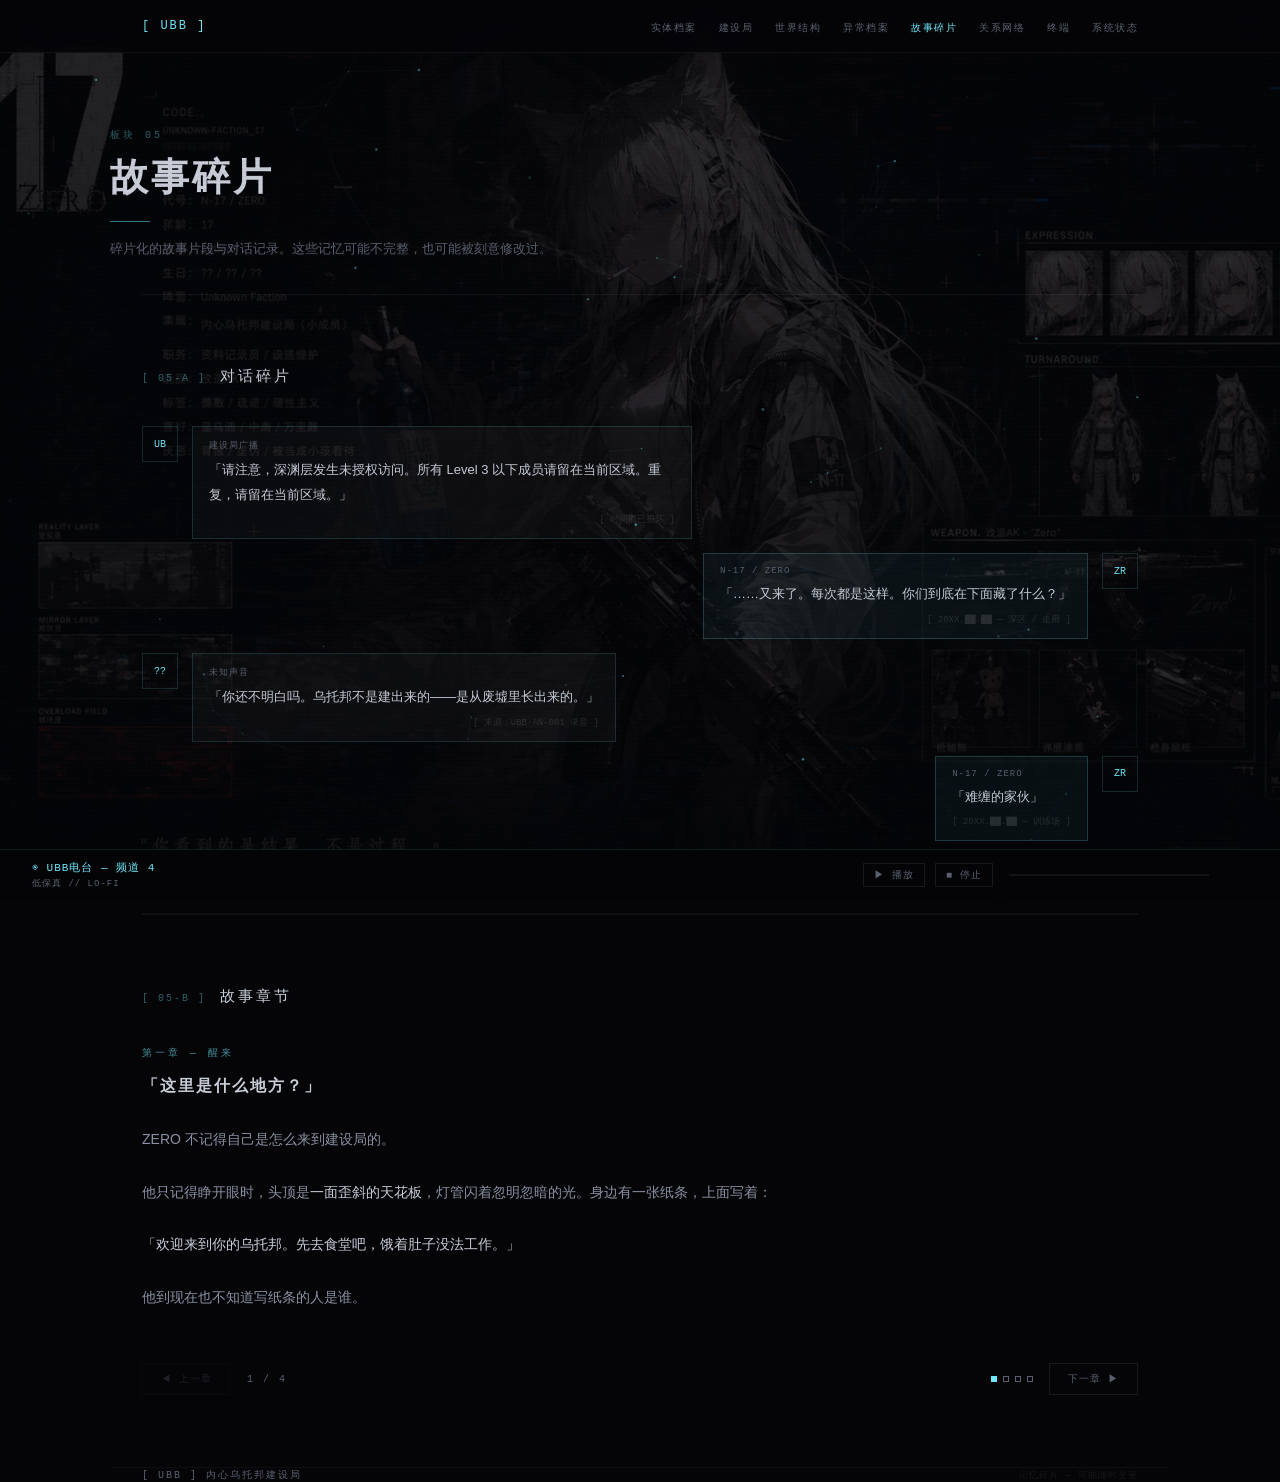
<file: story.html>
﻿<!DOCTYPE html>
<html lang="zh-CN">
<head>
<meta charset="UTF-8"/>
<meta name="viewport" content="width=device-width,initial-scale=1.0"/>
<title>故事碎片 — 内心乌托邦建设局</title>
  <link rel="icon" href="img/logo.png" type="image/png"/>
<link rel="stylesheet" href="css/style.css"/>
</head>
<body>

<canvas id="pcv"></canvas>
<div class="scanlines"></div>

<!-- 导航栏 -->
<nav>
  <div class="nav-in">
    <a href="index.html" class="nav-logo">[ UBB ]</a>
    <ul class="nav-links">
      <li><a href="entity.html">实体档案</a></li>
      <li><a href="bureau.html">建设局</a></li>
      <li><a href="world.html">世界结构</a></li>
      <li><a href="archive.html">异常档案</a></li>
      <li><a href="story.html" class="active">故事碎片</a></li>
      <li><a href="relations.html">关系网络</a></li>
      <li><a href="terminal.html">终端</a></li>
      <li><a href="status.html">系统状态</a></li>
    </ul>
  </div>
</nav>

<!-- 页面标题 -->
<section class="wrap page-hero">
  <div class="page-label">板块 05</div>
  <h1 class="page-title">故事碎片</h1>
  <div class="page-line"></div>
  <div class="page-desc">碎片化的故事片段与对话记录。这些记忆可能不完整，也可能被刻意修改过。</div>
</section>

<main class="wrap">

<!-- 对话碎片 -->
<section class="section">
  <div class="sec-hd">
    <span class="sec-id">[ 05-A ]</span>
    <span class="sec-title">对话碎片</span>
  </div>

  <div class="dialog-list fi">

    <div class="dialog-item">
      <div class="dia-avatar">UB</div>
      <div>
        <div class="dia-bubble">
          <div class="dia-name">建设局广播</div>
          <div class="dia-text">「请注意，深渊层发生未授权访问。所有 Level 3 以下成员请留在当前区域。重复，请留在当前区域。」</div>
          <div class="dia-time">[ 时间戳已损坏 ]</div>
        </div>
      </div>
    </div>

    <div class="dialog-item right">
      <div class="dia-avatar">ZR</div>
      <div>
        <div class="dia-bubble">
          <div class="dia-name">N-17 / ZERO</div>
          <div class="dia-text">「……又来了。每次都是这样。你们到底在下面藏了什么？」</div>
          <div class="dia-time">[ 20XX.██.██ — 深区 / 走廊 ]</div>
        </div>
      </div>
    </div>

    <div class="dialog-item">
      <div class="dia-avatar">??</div>
      <div>
        <div class="dia-bubble">
          <div class="dia-name">未知声音</div>
          <div class="dia-text">「你还不明白吗。乌托邦不是建出来的——是从废墟里长出来的。」</div>
          <div class="dia-time">[ 来源：UBB-AN-001 录音 ]</div>
        </div>
      </div>
    </div>

    <div class="dialog-item right">
      <div class="dia-avatar">ZR</div>
      <div>
        <div class="dia-bubble">
          <div class="dia-name">N-17 / ZERO</div>
          <div class="dia-text">「难缠的家伙」</div>
          <div class="dia-time">[ 20XX.██.██ — 训练场 ]</div>
        </div>
      </div>
    </div>

  </div>
</section>

<div class="divider" style="margin:0;"></div>

<!-- 故事章节 -->
<section class="section story-wrap">
  <div class="sec-hd">
    <span class="sec-id">[ 05-B ]</span>
    <span class="sec-title">故事章节</span>
  </div>

  <div class="story-pages fi">

    <div class="story-page active">
      <div class="story-chapter">第一章 — 醒来</div>
      <h2 class="story-title">「这里是什么地方？」</h2>
      <div class="story-text">
        <p>ZERO 不记得自己是怎么来到建设局的。</p>
        <p>他只记得睁开眼时，头顶是<em>一面歪斜的天花板</em>，灯管闪着忽明忽暗的光。身边有一张纸条，上面写着：</p>
        <p><em>「欢迎来到你的乌托邦。先去食堂吧，饿着肚子没法工作。」</em></p>
        <p>他到现在也不知道写纸条的人是谁。</p>
      </div>
    </div>

    <div class="story-page">
      <div class="story-chapter">第二章 — 改造</div>
      <h2 class="story-title">「这把枪，我叫它 Zero」</h2>
      <div class="story-text">
        <p>维修部的工作很无聊。ZERO 花了三个月把一把报废的 AK 改成了<em>现在这把「Zero」</em>。</p>
        <p>他没有图纸，没有指导，只是「觉得应该这么做」。改制完成后，<em>第一次试射就把靶场的安全传感器打炸了</em>。</p>
        <p>监管部的人来调查，最后只说了一句：「下次去外面试。」</p>
      </div>
    </div>

    <div class="story-page">
      <div class="story-chapter">第三章 — 深渊</div>
      <h2 class="story-title">「你还不明白吗」</h2>
      <div class="story-text">
        <p>这是 ZERO 极少提及的一次任务。他和另外两名成员被派往<em>深渊层</em>回收一件异常物品。</p>
        <p>只有他一个人回来了。他说另外两人「只是走了」。但建设局的<em>人员记录里，那两个人的名字已经被涂黑了</em>。</p>
        <p>从那以后，ZERO 的笔记本里多了一页，上面只写了一句话：<em>「乌托邦不是免费的。」</em></p>
      </div>
    </div>

    <div class="story-page">
      <div class="story-chapter">第四章 — 日常</div>
      <h2 class="story-title">「……又偷懒？」</h2>
      <div class="story-text">
        <p>今天的 ZERO 又在食堂趴着睡觉。旁边放着半瓶<em>栃升酒</em>，口袋里露出<em>中嗝嗝</em>的杯沿。</p>
        <p>「你这样下去会被降级的。」路过的同事说。</p>
        <p>ZERO 翻了个身，嘟囔了一句：「<em>反正完了也能赢嘛。</em>」</p>
        <p>然后继续睡了。</p>
        <p style="color:var(--dim);margin-top:18px;font-size:12px;">—— 记录员备注：此人为建设局<em style="color:var(--text);">最年轻的成员</em>，也是<em style="color:var(--text);">最不被看好的成员</em>。但每次任务完成率：100%。</p>
      </div>
    </div>

  </div>

  <!-- 翻页导航 -->
  <div class="story-nav">
    <button class="pg-btn" id="pg-prev" disabled>◀ 上一章</button>
    <span class="pg-counter" id="pg-counter">1 / 4</span>
    <div class="pg-dots" id="pg-dots"></div>
    <button class="pg-btn" id="pg-next">下一章 ▶</button>
  </div>

</section>
</main>

<!-- 底部音乐播放器 -->
<div id="bgm-bar">
  <div class="bgm-info">
    <div class="bgm-title">◉ UBB电台 — 频道 4</div>
    <div class="bgm-sub">低保真 // LO-FI</div>
  </div>
  <div class="bgm-controls">
    <button class="bgm-btn" id="bgm-play">▶ 播放</button>
    <button class="bgm-btn" id="bgm-stop">■ 停止</button>
  </div>
  <div class="bgm-progress"><div class="bgm-fill"></div></div>
  <div class="bgm-viz">
    <div class="bgm-bar-v"></div>
    <div class="bgm-bar-v"></div>
    <div class="bgm-bar-v"></div>
    <div class="bgm-bar-v"></div>
    <div class="bgm-bar-v"></div>
  </div>
</div>

<footer class="wrap">
  <div class="foot-in">
    <div class="foot-logo">[ UBB ] 内心乌托邦建设局</div>
    <div class="foot-note">记忆碎片 — 可能随时变更</div>
  </div>
</footer>

<script src="js/main.js"></script>
</body>
</html>
</file>
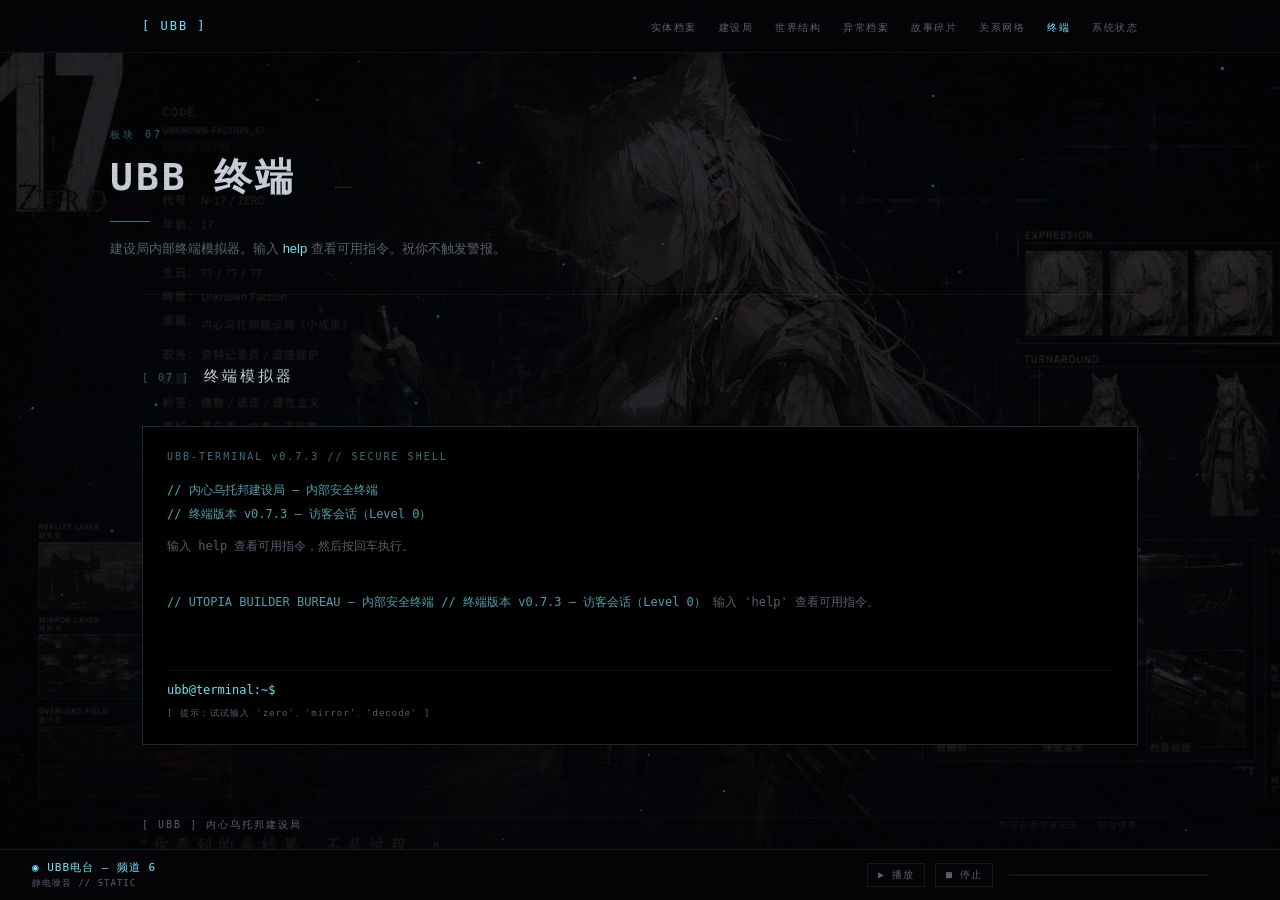
<file: terminal.html>
﻿<!DOCTYPE html>
<html lang="zh-CN">
<head>
<meta charset="UTF-8"/>
<meta name="viewport" content="width=device-width,initial-scale=1.0"/>
<title>终端模拟器 — 内心乌托邦建设局</title>
  <link rel="icon" href="img/logo.png" type="image/png"/>
<link rel="stylesheet" href="css/style.css"/>
</head>
<body>

<canvas id="pcv"></canvas>
<div class="scanlines"></div>

<!-- 导航栏 -->
<nav>
  <div class="nav-in">
    <a href="index.html" class="nav-logo">[ UBB ]</a>
    <ul class="nav-links">
      <li><a href="entity.html">实体档案</a></li>
      <li><a href="bureau.html">建设局</a></li>
      <li><a href="world.html">世界结构</a></li>
      <li><a href="archive.html">异常档案</a></li>
      <li><a href="story.html">故事碎片</a></li>
      <li><a href="relations.html">关系网络</a></li>
      <li><a href="terminal.html" class="active">终端</a></li>
      <li><a href="status.html">系统状态</a></li>
    </ul>
  </div>
</nav>

<!-- 页面标题 -->
<section class="wrap page-hero">
  <div class="page-label">板块 07</div>
  <h1 class="page-title">UBB 终端</h1>
  <div class="page-line"></div>
  <div class="page-desc">建设局内部终端模拟器。输入 <span style="color:var(--cyan);">help</span> 查看可用指令。祝你不触发警报。</div>
</section>

<main class="wrap">
<section class="section">
  <div class="sec-hd">
    <span class="sec-id">[ 07 ]</span>
    <span class="sec-title">终端模拟器</span>
  </div>

  <div class="terminal fi">
    <div class="term-output" id="term-output">
      <div class="t-sys">// 内心乌托邦建设局 — 内部安全终端</div>
      <div class="t-sys">// 终端版本 v0.7.3 — 访客会话（Level 0）</div>
      <div class="t-dim" style="margin-top:8px;">输入 help 查看可用指令，然后按回车执行。</div>
      <br/>
    </div>
    <div class="term-input-row">
      <span class="term-prompt">ubb@terminal:~$</span>
      <input type="text" class="term-input" id="term-input" autocomplete="off"/>
    </div>
    <div class="term-hint">[ 提示：试试输入 'zero'、'mirror'、'decode' ]</div>
  </div>

  <!-- decode 解锁提示（终端输入 decode 后显示）-->
  <div id="decode-reveal" style="display:none;margin-top:24px;padding:20px;border:1px solid rgba(232,201,106,0.2);background:rgba(232,201,106,0.03);">
    <div style="font-family:var(--font-mono);font-size:10px;color:var(--gold);letter-spacing:2px;margin-bottom:12px;">[ 加密碎片已解锁 ]</div>
    <div style="font-size:13px;color:var(--text);line-height:2;">
      隐藏角色线索已解锁。前往 <a href="relations.html" style="color:var(--gold);">关系网络</a> 查看。<br/>
      或者，在终端输入 <span style="color:var(--cyan);">access 00</span> 获取最后一段信息。
    </div>
  </div>

</section>
</main>

<!-- 底部音乐播放器 -->
<div id="bgm-bar">
  <div class="bgm-info">
    <div class="bgm-title">◉ UBB电台 — 频道 6</div>
    <div class="bgm-sub">静电噪音 // STATIC</div>
  </div>
  <div class="bgm-controls">
    <button class="bgm-btn" id="bgm-play">▶ 播放</button>
    <button class="bgm-btn" id="bgm-stop">■ 停止</button>
  </div>
  <div class="bgm-progress"><div class="bgm-fill"></div></div>
  <div class="bgm-viz">
    <div class="bgm-bar-v"></div>
    <div class="bgm-bar-v"></div>
    <div class="bgm-bar-v"></div>
    <div class="bgm-bar-v"></div>
    <div class="bgm-bar-v"></div>
  </div>
</div>

<footer class="wrap">
  <div class="foot-in">
    <div class="foot-logo">[ UBB ] 内心乌托邦建设局</div>
    <div class="foot-note">终端会话将被记录 — 别做傻事</div>
  </div>
</footer>

<script src="js/main.js"></script>
<script src="js/terminal.js"></script>
</body>
</html>
</file>
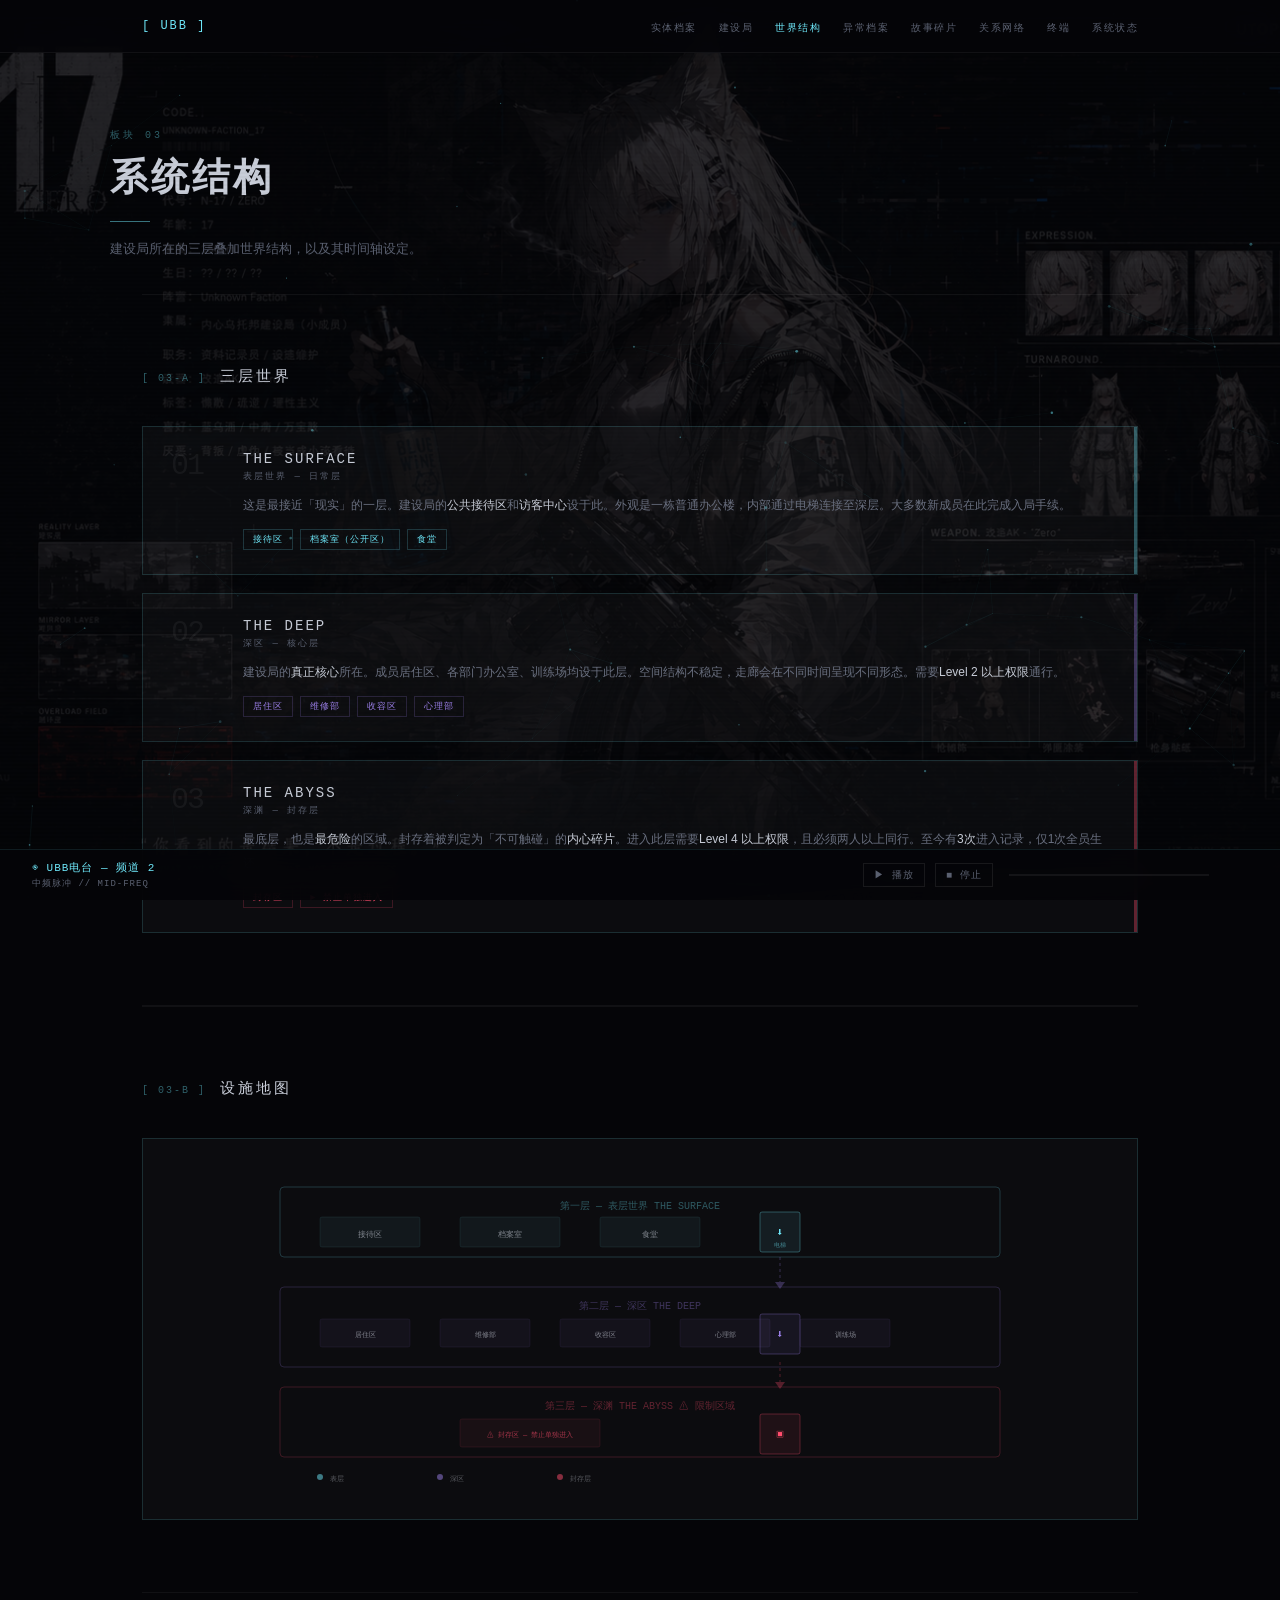
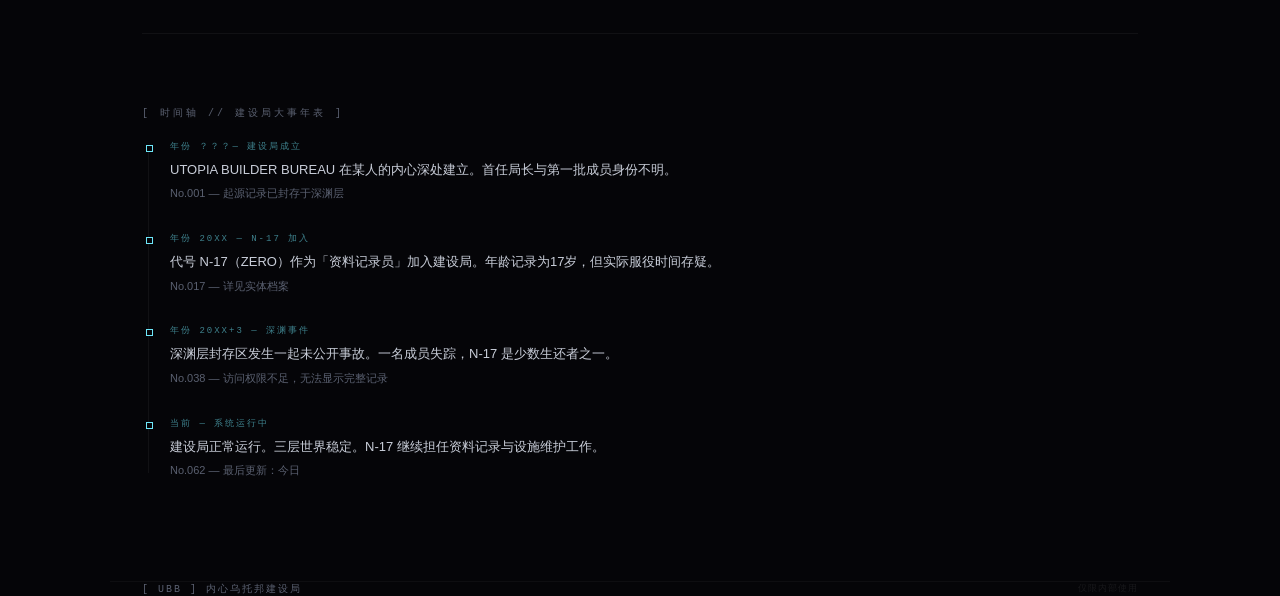
<file: world.html>
﻿<!DOCTYPE html>
<html lang="zh-CN">
<head>
<meta charset="UTF-8"/>
<meta name="viewport" content="width=device-width,initial-scale=1.0"/>
<title>世界结构 — 内心乌托邦建设局</title>
  <link rel="icon" href="img/logo.png" type="image/png"/>
<link rel="stylesheet" href="css/style.css"/>
</head>
<body>

<canvas id="pcv"></canvas>
<div class="scanlines"></div>

<!-- 导航栏 -->
<nav>
  <div class="nav-in">
    <a href="index.html" class="nav-logo">[ UBB ]</a>
    <ul class="nav-links">
      <li><a href="entity.html">实体档案</a></li>
      <li><a href="bureau.html">建设局</a></li>
      <li><a href="world.html" class="active">世界结构</a></li>
      <li><a href="archive.html">异常档案</a></li>
      <li><a href="story.html">故事碎片</a></li>
      <li><a href="relations.html">关系网络</a></li>
      <li><a href="terminal.html">终端</a></li>
      <li><a href="status.html">系统状态</a></li>
    </ul>
  </div>
</nav>

<!-- 页面标题 -->
<section class="wrap page-hero">
  <div class="page-label">板块 03</div>
  <h1 class="page-title">系统结构</h1>
  <div class="page-line"></div>
  <div class="page-desc">建设局所在的三层叠加世界结构，以及其时间轴设定。</div>
</section>

<main class="wrap">

<!-- 三层世界 -->
<section class="section">
  <div class="sec-hd">
    <span class="sec-id">[ 03-A ]</span>
    <span class="sec-title">三层世界</span>
  </div>

  <div class="world-grid fi">

    <div class="world-layer wl1">
      <div class="ln">01</div>
      <div>
        <div class="l-en">THE SURFACE</div>
        <div class="l-cn">表层世界 — 日常层</div>
        <div class="l-desc">这是最接近「现实」的一层。建设局的<em>公共接待区</em>和<em>访客中心</em>设于此。外观是一栋普通办公楼，内部通过电梯连接至深层。大多数新成员在此完成入局手续。</div>
        <div class="l-chips">
          <span class="chip c">接待区</span>
          <span class="chip c">档案室（公开区）</span>
          <span class="chip c">食堂</span>
        </div>
      </div>
    </div>

    <div class="world-layer wl2">
      <div class="ln">02</div>
      <div>
        <div class="l-en">THE DEEP</div>
        <div class="l-cn">深区 — 核心层</div>
        <div class="l-desc">建设局的<em>真正核心</em>所在。成员居住区、各部门办公室、训练场均设于此层。空间结构不稳定，走廊会在不同时间呈现不同形态。需要<em>Level 2 以上权限</em>通行。</div>
        <div class="l-chips">
          <span class="chip p">居住区</span>
          <span class="chip p">维修部</span>
          <span class="chip p">收容区</span>
          <span class="chip p">心理部</span>
        </div>
      </div>
    </div>

    <div class="world-layer wl3">
      <div class="ln">03</div>
      <div>
        <div class="l-en">THE ABYSS</div>
        <div class="l-cn">深渊 — 封存层</div>
        <div class="l-desc">最底层，也是<em>最危险</em>的区域。封存着被判定为「不可触碰」的<em>内心碎片</em>。进入此层需要<em>Level 4 以上权限</em>，且必须两人以上同行。至今有<em>3次</em>进入记录，仅1次全员生还。</div>
        <div class="l-chips">
          <span class="chip r">封存区</span>
          <span class="chip r">► 禁止单独进入</span>
        </div>
      </div>
    </div>

  </div>
</section>

<div class="divider" style="margin:0;"></div>

<!-- 设施地图 -->
<section class="section">
  <div class="sec-hd">
    <span class="sec-id">[ 03-B ]</span>
    <span class="sec-title">设施地图</span>
  </div>

  <div class="map-wrap fi">
    <svg class="map-svg" viewBox="0 0 800 320" xmlns="http://www.w3.org/2000/svg">
      <!-- 第一层 -->
      <rect x="40" y="20" width="720" height="70" rx="4" fill="none" stroke="rgba(110,231,249,0.2)" stroke-width="1"/>
      <text x="400" y="42" fill="rgba(110,231,249,0.35)" font-family="Share Tech Mono,monospace" font-size="10" text-anchor="middle">第一层 — 表层世界 THE SURFACE</text>
      <rect x="80" y="50" width="100" height="30" rx="2" fill="rgba(110,231,249,0.05)" stroke="rgba(110,231,249,0.15)" stroke-width="0.5"/>
      <text x="130" y="70" fill="rgba(200,205,216,0.6)" font-family="Share Tech Mono,monospace" font-size="8" text-anchor="middle">接待区</text>
      <rect x="220" y="50" width="100" height="30" rx="2" fill="rgba(110,231,249,0.05)" stroke="rgba(110,231,249,0.15)" stroke-width="0.5"/>
      <text x="270" y="70" fill="rgba(200,205,216,0.6)" font-family="Share Tech Mono,monospace" font-size="8" text-anchor="middle">档案室</text>
      <rect x="360" y="50" width="100" height="30" rx="2" fill="rgba(110,231,249,0.05)" stroke="rgba(110,231,249,0.15)" stroke-width="0.5"/>
      <text x="410" y="70" fill="rgba(200,205,216,0.6)" font-family="Share Tech Mono,monospace" font-size="8" text-anchor="middle">食堂</text>
      <!-- 电梯 -->
      <rect x="520" y="45" width="40" height="40" rx="2" fill="rgba(110,231,249,0.08)" stroke="rgba(110,231,249,0.3)" stroke-width="1"/>
      <text x="540" y="68" fill="#6EE7F9" font-family="Share Tech Mono,monospace" font-size="8" text-anchor="middle">⬇</text>
      <text x="540" y="80" fill="rgba(110,231,249,0.5)" font-family="Share Tech Mono,monospace" font-size="6" text-anchor="middle">电梯</text>

      <!-- 箭头 1->2 -->
      <line x1="540" y1="90" x2="540" y2="115" stroke="rgba(155,127,232,0.3)" stroke-width="1" stroke-dasharray="3,3"/>
      <polygon points="535,115 545,115 540,122" fill="rgba(155,127,232,0.3)"/>

      <!-- 第二层 -->
      <rect x="40" y="120" width="720" height="80" rx="4" fill="none" stroke="rgba(155,127,232,0.2)" stroke-width="1"/>
      <text x="400" y="142" fill="rgba(155,127,232,0.35)" font-family="Share Tech Mono,monospace" font-size="10" text-anchor="middle">第二层 — 深区 THE DEEP</text>
      <rect x="80" y="152" width="90" height="28" rx="2" fill="rgba(155,127,232,0.05)" stroke="rgba(155,127,232,0.15)" stroke-width="0.5"/>
      <text x="125" y="170" fill="rgba(200,205,216,0.6)" font-family="Share Tech Mono,monospace" font-size="7" text-anchor="middle">居住区</text>
      <rect x="200" y="152" width="90" height="28" rx="2" fill="rgba(155,127,232,0.05)" stroke="rgba(155,127,232,0.15)" stroke-width="0.5"/>
      <text x="245" y="170" fill="rgba(200,205,216,0.6)" font-family="Share Tech Mono,monospace" font-size="7" text-anchor="middle">维修部</text>
      <rect x="320" y="152" width="90" height="28" rx="2" fill="rgba(155,127,232,0.05)" stroke="rgba(155,127,232,0.15)" stroke-width="0.5"/>
      <text x="365" y="170" fill="rgba(200,205,216,0.6)" font-family="Share Tech Mono,monospace" font-size="7" text-anchor="middle">收容区</text>
      <rect x="440" y="152" width="90" height="28" rx="2" fill="rgba(155,127,232,0.05)" stroke="rgba(155,127,232,0.15)" stroke-width="0.5"/>
      <text x="485" y="170" fill="rgba(200,205,216,0.6)" font-family="Share Tech Mono,monospace" font-size="7" text-anchor="middle">心理部</text>
      <rect x="560" y="152" width="90" height="28" rx="2" fill="rgba(155,127,232,0.05)" stroke="rgba(155,127,232,0.15)" stroke-width="0.5"/>
      <text x="605" y="170" fill="rgba(200,205,216,0.6)" font-family="Share Tech Mono,monospace" font-size="7" text-anchor="middle">训练场</text>
      <!-- 电梯 L2 -->
      <rect x="520" y="147" width="40" height="40" rx="2" fill="rgba(155,127,232,0.08)" stroke="rgba(155,127,232,0.3)" stroke-width="1"/>
      <text x="540" y="170" fill="#9B7FE8" font-family="Share Tech Mono,monospace" font-size="8" text-anchor="middle">⬇</text>

      <!-- 箭头 2->3 -->
      <line x1="540" y1="195" x2="540" y2="215" stroke="rgba(255,77,109,0.3)" stroke-width="1" stroke-dasharray="3,3"/>
      <polygon points="535,215 545,215 540,222" fill="rgba(255,77,109,0.3)"/>

      <!-- 第三层 -->
      <rect x="40" y="220" width="720" height="70" rx="4" fill="none" stroke="rgba(255,77,109,0.2)" stroke-width="1"/>
      <text x="400" y="242" fill="rgba(255,77,109,0.35)" font-family="Share Tech Mono,monospace" font-size="10" text-anchor="middle">第三层 — 深渊 THE ABYSS ⚠ 限制区域</text>
      <rect x="220" y="252" width="140" height="28" rx="2" fill="rgba(255,77,109,0.05)" stroke="rgba(255,77,109,0.2)" stroke-width="0.5"/>
      <text x="290" y="270" fill="rgba(255,77,109,0.6)" font-family="Share Tech Mono,monospace" font-size="7" text-anchor="middle">⚠ 封存区 — 禁止单独进入</text>
      <!-- 电梯 L3 -->
      <rect x="520" y="247" width="40" height="40" rx="2" fill="rgba(255,77,109,0.08)" stroke="rgba(255,77,109,0.3)" stroke-width="1"/>
      <text x="540" y="270" fill="#FF4D6D" font-family="Share Tech Mono,monospace" font-size="8" text-anchor="middle">▣</text>

      <!-- 图例 -->
      <circle cx="80" cy="310" r="3" fill="#6EE7F9" opacity="0.5"/>
      <text x="90" y="314" fill="rgba(200,205,216,0.4)" font-family="Share Tech Mono,monospace" font-size="7">表层</text>
      <circle cx="200" cy="310" r="3" fill="#9B7FE8" opacity="0.5"/>
      <text x="210" y="314" fill="rgba(200,205,216,0.4)" font-family="Share Tech Mono,monospace" font-size="7">深区</text>
      <circle cx="320" cy="310" r="3" fill="#FF4D6D" opacity="0.5"/>
      <text x="330" y="314" fill="rgba(200,205,216,0.4)" font-family="Share Tech Mono,monospace" font-size="7">封存层</text>
    </svg>
  </div>
</section>

<div class="divider" style="margin:0;"></div>

<!-- 时间轴 -->
<section class="section tl">
  <div class="tl-title">[ 时间轴 // 建设局大事年表 ]</div>

  <div class="tl-items fi">
    <div class="tl-item">
      <div class="tl-date">年份 ？？？— 建设局成立</div>
      <div class="tl-ev">UTOPIA BUILDER BUREAU 在某人的内心深处建立。首任局长与第一批成员身份不明。</div>
      <div class="tl-note">No.001 — 起源记录已封存于深渊层</div>
    </div>
    <div class="tl-item">
      <div class="tl-date">年份 20XX — N-17 加入</div>
      <div class="tl-ev">代号 N-17（ZERO）作为「资料记录员」加入建设局。年龄记录为17岁，但实际服役时间存疑。</div>
      <div class="tl-note">No.017 — 详见实体档案</div>
    </div>
    <div class="tl-item">
      <div class="tl-date">年份 20XX+3 — 深渊事件</div>
      <div class="tl-ev">深渊层封存区发生一起未公开事故。一名成员失踪，N-17 是少数生还者之一。</div>
      <div class="tl-note">No.038 — 访问权限不足，无法显示完整记录</div>
    </div>
    <div class="tl-item">
      <div class="tl-date">当前 — 系统运行中</div>
      <div class="tl-ev">建设局正常运行。三层世界稳定。N-17 继续担任资料记录与设施维护工作。</div>
      <div class="tl-note">No.062 — 最后更新：今日</div>
    </div>
  </div>
</section>

</main>

<!-- 底部音乐播放器 -->
<div id="bgm-bar">
  <div class="bgm-info">
    <div class="bgm-title">◉ UBB电台 — 频道 2</div>
    <div class="bgm-sub">中频脉冲 // MID-FREQ</div>
  </div>
  <div class="bgm-controls">
    <button class="bgm-btn" id="bgm-play">▶ 播放</button>
    <button class="bgm-btn" id="bgm-stop">■ 停止</button>
  </div>
  <div class="bgm-progress"><div class="bgm-fill"></div></div>
  <div class="bgm-viz">
    <div class="bgm-bar-v"></div>
    <div class="bgm-bar-v"></div>
    <div class="bgm-bar-v"></div>
    <div class="bgm-bar-v"></div>
    <div class="bgm-bar-v"></div>
  </div>
</div>

<footer class="wrap">
  <div class="foot-in">
    <div class="foot-logo">[ UBB ] 内心乌托邦建设局</div>
    <div class="foot-note">仅限内部使用</div>
  </div>
</footer>

<script src="js/main.js"></script>
</body>
</html>
</file>
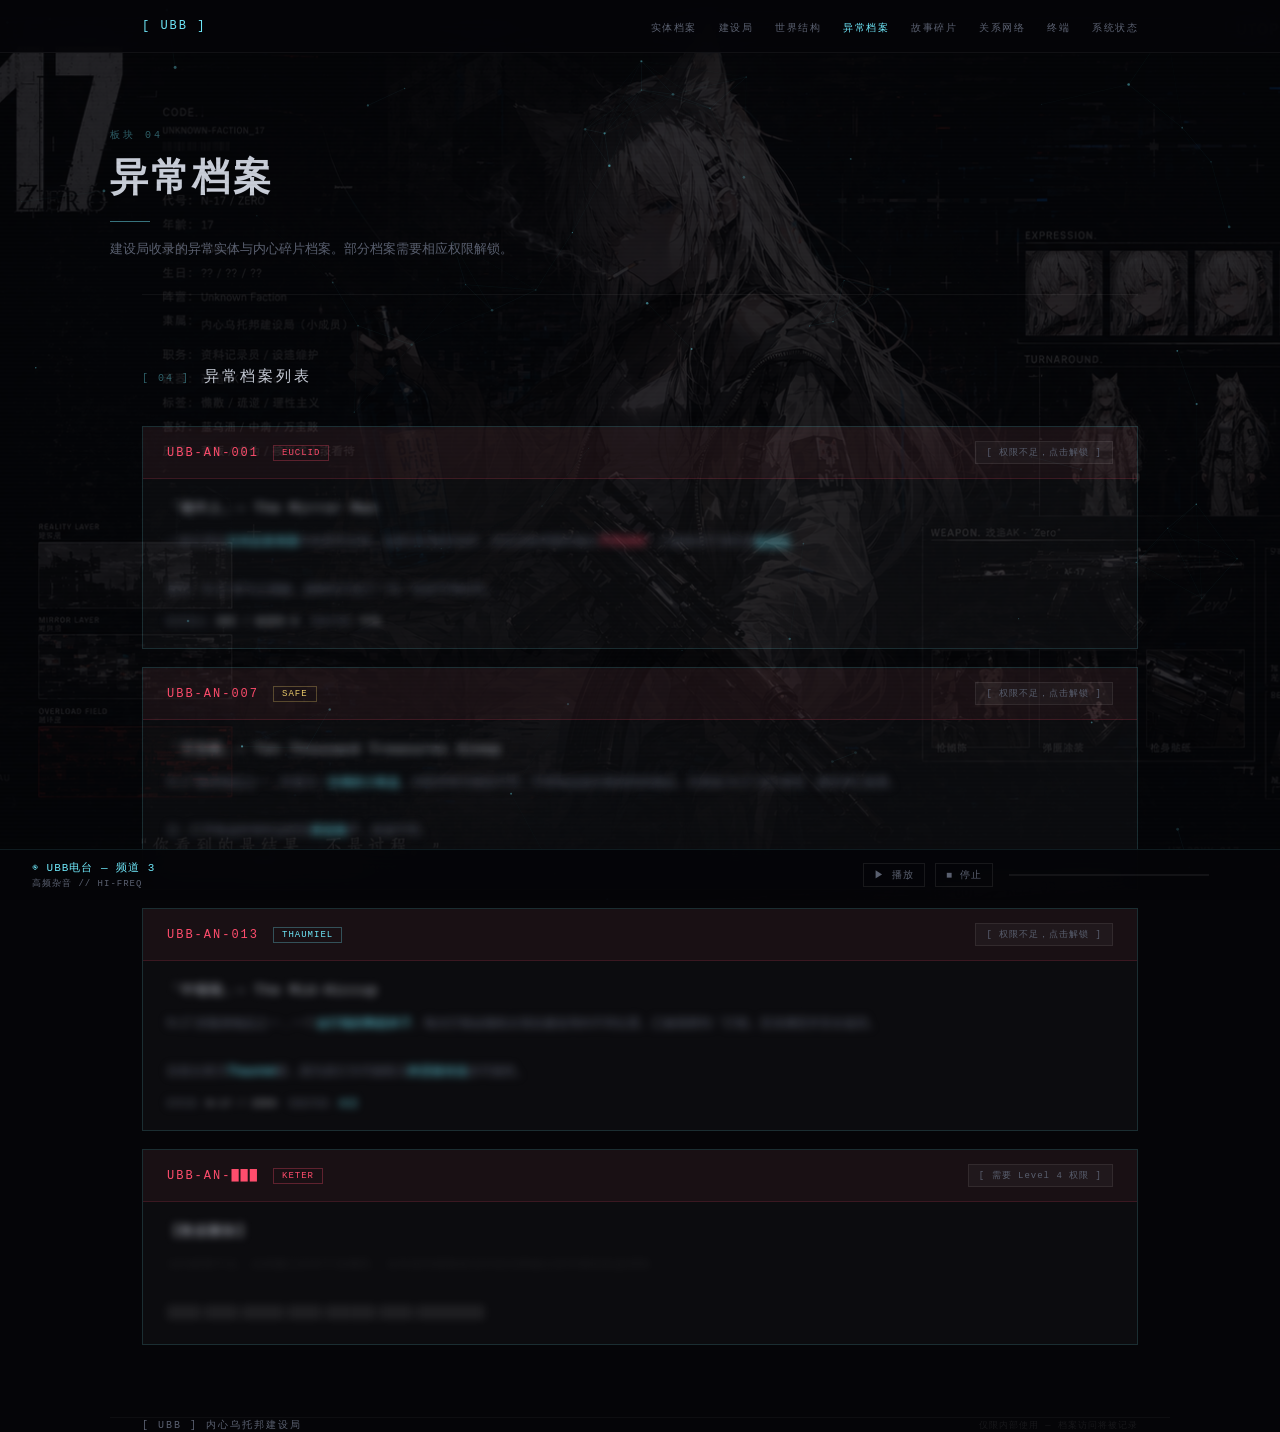
<file: oc-world/archive.html>
﻿<!DOCTYPE html>
<html lang="zh-CN">
<head>
<meta charset="UTF-8"/>
<meta name="viewport" content="width=device-width,initial-scale=1.0"/>
<title>异常档案 — 内心乌托邦建设局</title>
  <link rel="icon" href="img/logo.png" type="image/png"/>
<link rel="stylesheet" href="css/style.css"/>
</head>
<body>

<canvas id="pcv"></canvas>
<div class="scanlines"></div>

<!-- 导航栏 -->
<nav>
  <div class="nav-in">
    <a href="index.html" class="nav-logo">[ UBB ]</a>
    <ul class="nav-links">
      <li><a href="entity.html">实体档案</a></li>
      <li><a href="bureau.html">建设局</a></li>
      <li><a href="world.html">世界结构</a></li>
      <li><a href="archive.html" class="active">异常档案</a></li>
      <li><a href="story.html">故事碎片</a></li>
      <li><a href="relations.html">关系网络</a></li>
      <li><a href="terminal.html">终端</a></li>
      <li><a href="status.html">系统状态</a></li>
    </ul>
  </div>
</nav>

<!-- 页面标题 -->
<section class="wrap page-hero">
  <div class="page-label">板块 04</div>
  <h1 class="page-title">异常档案</h1>
  <div class="page-line"></div>
  <div class="page-desc">建设局收录的异常实体与内心碎片档案。部分档案需要相应权限解锁。</div>
</section>

<main class="wrap">
<section class="section">
  <div class="sec-hd">
    <span class="sec-id">[ 04 ]</span>
    <span class="sec-title">异常档案列表</span>
  </div>

  <div class="anomaly-list">

    <!-- 档案 01 -->
    <div class="anomaly-entry fi">
      <div class="ae-head">
        <span class="ae-code">UBB-AN-001</span>
        <span class="ae-class red">EUCLID</span>
        <button class="ae-lock">[ 权限不足，点击解锁 ]</button>
      </div>
      <div class="ae-body locked">
        <div class="ae-title">「镜中人」— The Mirror Man</div>
        <div class="ae-text">
          一种出现在<em>任何反射表面</em>中的异常实体。会模仿目标的动作，但在目标闭眼时做出<em class="red">不同动作</em>。已被收容于深区的<a href="world.html" style="color:var(--cyan);">收容区</a>。
          <br/><br/>
          备注：N-17 曾与之接触，据称对方说了一句「你还不明白吗」。
        </div>
        <div class="ae-meta">
          <span class="ae-mi">收容地点：<span>深区 / 收容区-B</span></span>
          <span class="ae-mi">危险等级：<span class="red">中等</span></span>
        </div>
      </div>
    </div>

    <!-- 档案 02 -->
    <div class="anomaly-entry fi">
      <div class="ae-head">
        <span class="ae-code">UBB-AN-007</span>
        <span class="ae-class gold">SAFE</span>
        <button class="ae-lock">[ 权限不足，点击解锁 ]</button>
      </div>
      <div class="ae-body locked">
        <div class="ae-title">「万宝眠」— Ten Thousand Treasures Sleep</div>
        <div class="ae-text">
          N-17 随身物品之一，外观为一<em>生锈的小铁盒</em>。内部空间与现实不符，可容纳远超外观体积的物品。目前由 N-17 自行保管，建设局已备案。
          <br/><br/>
          注：打开铁盒时有时会听到<em>摇篮曲</em>声，来源不明。
        </div>
        <div class="ae-meta">
          <span class="ae-mi">持有者：<span>N-17 / ZERO</span></span>
          <span class="ae-mi">危险等级：<span style="color:var(--gold);">低</span></span>
        </div>
      </div>
    </div>

    <!-- 档案 03 -->
    <div class="anomaly-entry fi">
      <div class="ae-head">
        <span class="ae-code">UBB-AN-013</span>
        <span class="ae-class cyan">THAUMIEL</span>
        <button class="ae-lock">[ 权限不足，点击解锁 ]</button>
      </div>
      <div class="ae-body locked">
        <div class="ae-title">「中嗝嗝」— The Mid-Hiccup</div>
        <div class="ae-text">
          N-17 的随身物品之一，一个<em>会打嗝的陶瓷杯子</em>。每次打嗝会随机出现在建设局内不同位置。已被观察到「打嗝」至深渊层并安全返回。
          <br/><br/>
          目前分类为<em>Thaumiel</em>级，因为其行为可能暗示<em>跨层级传送</em>的可能性。
        </div>
        <div class="ae-meta">
          <span class="ae-mi">持有者：<span>N-17 / ZERO</span></span>
          <span class="ae-mi">危险等级：<span style="color:var(--cyan);">未定</span></span>
        </div>
      </div>
    </div>

    <!-- 档案 04 — 锁定 -->
    <div class="anomaly-entry fi">
      <div class="ae-head">
        <span class="ae-code">UBB-AN-███</span>
        <span class="ae-class red">KETER</span>
        <button class="ae-lock">[ 需要 Level 4 权限 ]</button>
      </div>
      <div class="ae-body locked">
        <div class="ae-title">【数据删除】</div>
        <div class="ae-text" style="color:rgba(255,255,255,0.08);">
          访问权限不足。此档案已封存于深渊层。
          任何未经授权的访问尝试将被记录并报告给监管部。
          <br/><br/>
          ████ ████ █████ ████ ██████ ████ ████████
        </div>
      </div>
    </div>

  </div>
</section>
</main>

<!-- 底部音乐播放器 -->
<div id="bgm-bar">
  <div class="bgm-info">
    <div class="bgm-title">◉ UBB电台 — 频道 3</div>
    <div class="bgm-sub">高频杂音 // HI-FREQ</div>
  </div>
  <div class="bgm-controls">
    <button class="bgm-btn" id="bgm-play">▶ 播放</button>
    <button class="bgm-btn" id="bgm-stop">■ 停止</button>
  </div>
  <div class="bgm-progress"><div class="bgm-fill"></div></div>
  <div class="bgm-viz">
    <div class="bgm-bar-v"></div>
    <div class="bgm-bar-v"></div>
    <div class="bgm-bar-v"></div>
    <div class="bgm-bar-v"></div>
    <div class="bgm-bar-v"></div>
  </div>
</div>

<footer class="wrap">
  <div class="foot-in">
    <div class="foot-logo">[ UBB ] 内心乌托邦建设局</div>
    <div class="foot-note">仅限内部使用 — 档案访问将被记录</div>
  </div>
</footer>

<script src="js/main.js"></script>
</body>
</html>
</file>
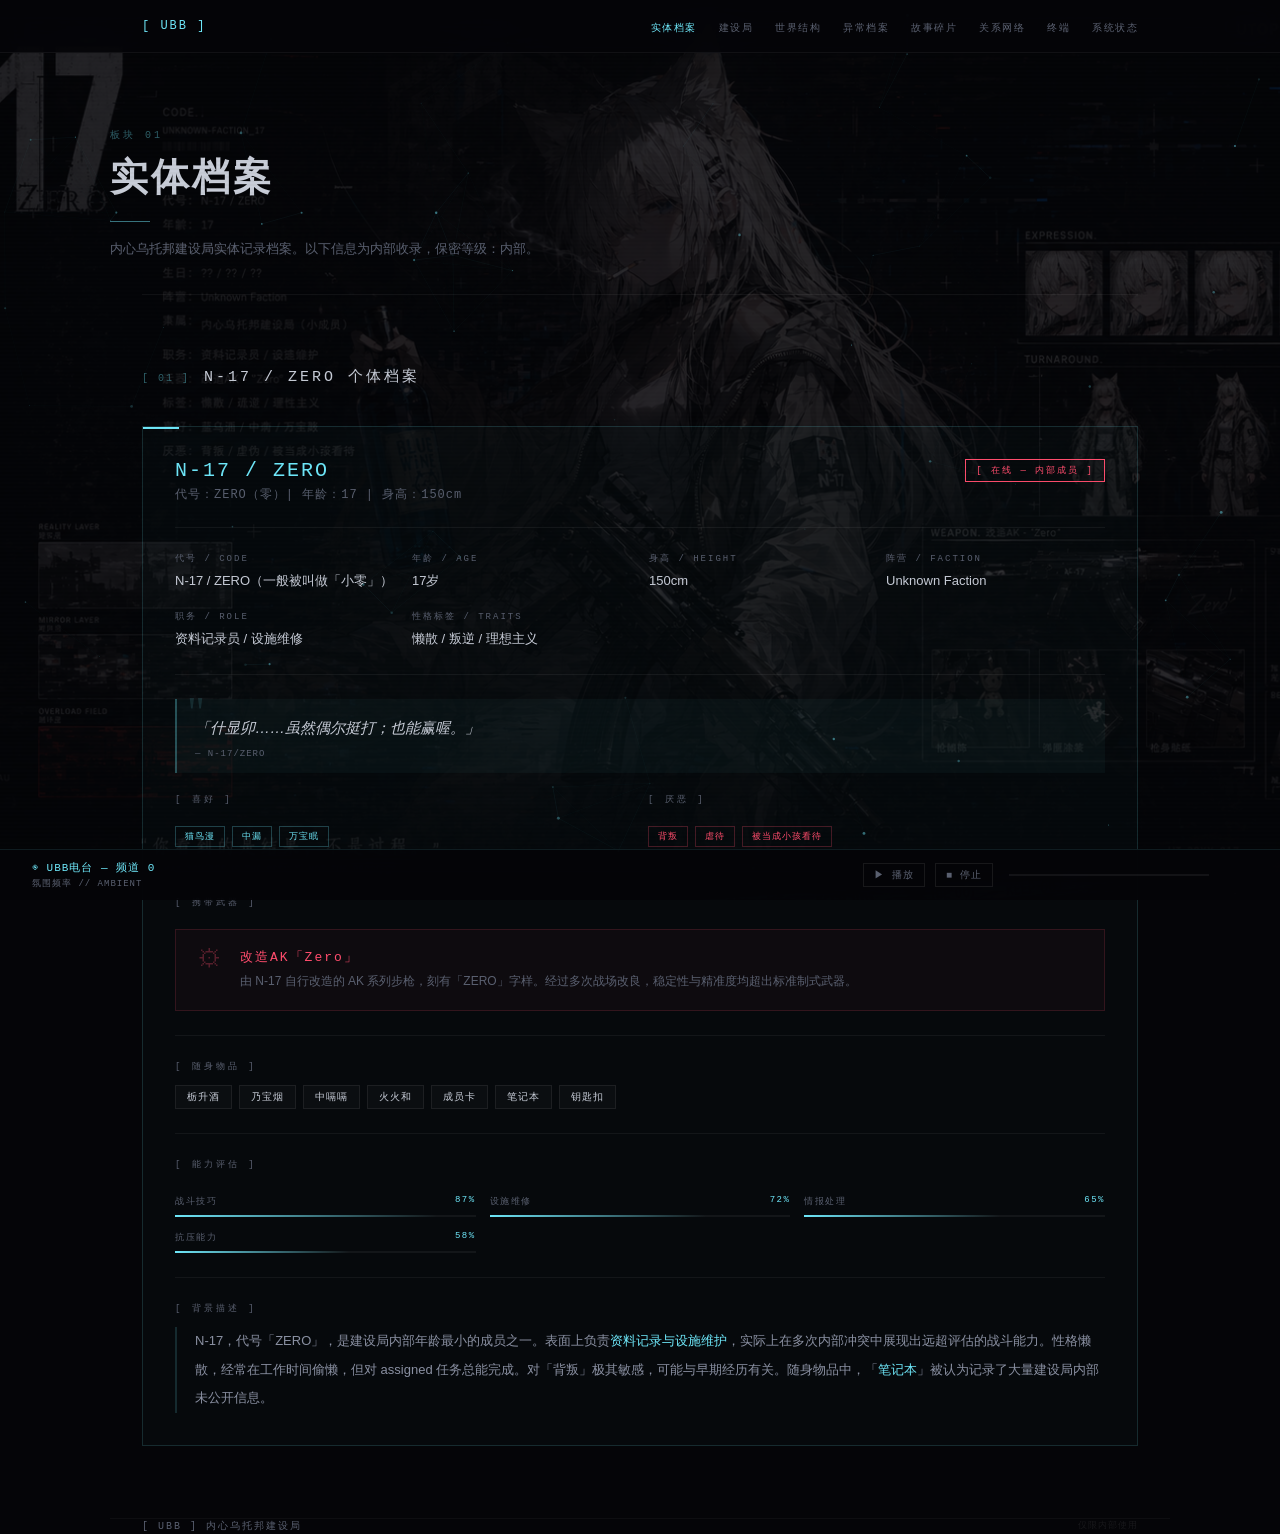
<file: oc-world/entity.html>
﻿<!DOCTYPE html>
<html lang="zh-CN">
<head>
<meta charset="UTF-8"/>
<meta name="viewport" content="width=device-width,initial-scale=1.0"/>
<title>实体档案 — N-17/ZERO | 建设局</title>
<link rel="icon" href="img/logo.png" type="image/png"/>
<link rel="stylesheet" href="css/style.css"/>
</head>
<body>

<canvas id="pcv"></canvas>
<div class="scanlines"></div>

<!-- 导航栏 -->
<nav>
  <div class="nav-in">
    <a href="index.html" class="nav-logo">[ UBB ]</a>
    <ul class="nav-links">
      <li><a href="entity.html" class="active">实体档案</a></li>
      <li><a href="bureau.html">建设局</a></li>
      <li><a href="world.html">世界结构</a></li>
      <li><a href="archive.html">异常档案</a></li>
      <li><a href="story.html">故事碎片</a></li>
      <li><a href="relations.html">关系网络</a></li>
      <li><a href="terminal.html">终端</a></li>
      <li><a href="status.html">系统状态</a></li>
    </ul>
  </div>
</nav>

<!-- 页面标题 -->
<section class="wrap page-hero">
  <div class="page-label">板块 01</div>
  <h1 class="page-title">实体档案</h1>
  <div class="page-line"></div>
  <div class="page-desc">内心乌托邦建设局实体记录档案。以下信息为内部收录，保密等级：内部。</div>
</section>

<!-- 实体卡片 -->
<main class="wrap">
<section class="section">
  <div class="sec-hd">
    <span class="sec-id">[ 01 ]</span>
    <span class="sec-title">N-17 / ZERO 个体档案</span>
  </div>

  <div class="entity-card fi">
    <div class="entity-hd">
      <div>
        <div class="entity-id">N-17 / ZERO</div>
        <div class="entity-alias">代号：ZERO（零）| 年龄：17 | 身高：150cm</div>
      </div>
      <div class="status-badge">[ 在线 — 内部成员 ]</div>
    </div>

    <div class="divider"></div>

    <!-- 信息网格 -->
    <div class="meta-grid">
      <div class="mi">
        <label>代号 / CODE</label>
        <p>N-17 / ZERO（一般被叫做「小零」）</p>
      </div>
      <div class="mi">
        <label>年龄 / AGE</label>
        <p>17岁</p>
      </div>
      <div class="mi">
        <label>身高 / HEIGHT</label>
        <p>150cm</p>
      </div>
      <div class="mi">
        <label>阵营 / FACTION</label>
        <p>Unknown Faction</p>
      </div>
      <div class="mi">
        <label>职务 / ROLE</label>
        <p>资料记录员 / 设施维修</p>
      </div>
      <div class="mi">
        <label>性格标签 / TRAITS</label>
        <p>懒散 / 叛逆 / 理想主义</p>
      </div>
    </div>

    <div class="divider"></div>

    <!-- 语录 -->
    <div class="quote-block fi">
      <div class="quote-text">「什显卯……虽然偶尔挺打；也能赢喔。」</div>
      <div class="quote-src">— N-17/ZERO</div>
    </div>

    <!-- 喜好 / 厌恶 -->
    <div class="profile-pair fi">
      <div>
        <div class="lbl-small">[ 喜好 ]</div>
        <div class="tags">
          <span class="tag c">猫鸟漫</span>
          <span class="tag c">中漏</span>
          <span class="tag c">万宝眠</span>
        </div>
      </div>
      <div>
        <div class="lbl-small">[ 厌恶 ]</div>
        <div class="tags">
          <span class="tag r">背叛</span>
          <span class="tag r">虐待</span>
          <span class="tag r">被当成小孩看待</span>
        </div>
      </div>
    </div>

    <div class="divider"></div>

    <!-- 武器 -->
    <div class="lbl-small fi">[ 携带武器 ]</div>
    <div class="weapon-card fi">
      <div class="weapon-icon">⚙</div>
      <div>
        <div class="weapon-name">改造AK「Zero」</div>
        <div class="weapon-desc">由 N-17 自行改造的 AK 系列步枪，刻有「ZERO」字样。经过多次战场改良，稳定性与精准度均超出标准制式武器。</div>
      </div>
    </div>

    <div class="divider"></div>

    <!-- 随身物品 -->
    <div class="lbl-small fi">[ 随身物品 ]</div>
    <div class="belong-list fi">
      <span class="bi">栃升酒</span>
      <span class="bi">乃宝烟</span>
      <span class="bi">中嗝嗝</span>
      <span class="bi">火火和</span>
      <span class="bi">成员卡</span>
      <span class="bi">笔记本</span>
      <span class="bi">钥匙扣</span>
    </div>

    <div class="divider"></div>

    <!-- 能力评估 -->
    <div class="lbl-small fi">[ 能力评估 ]</div>
    <div class="ability-grid">
      <div class="ability-item fi">
        <label>战斗技巧 <span>87%</span></label>
        <div class="ab-bar"><div class="fill" data-w="87%"></div></div>
      </div>
      <div class="ability-item fi">
        <label>设施维修 <span>72%</span></label>
        <div class="ab-bar"><div class="fill" data-w="72%"></div></div>
      </div>
      <div class="ability-item fi">
        <label>情报处理 <span>65%</span></label>
        <div class="ab-bar"><div class="fill" data-w="65%"></div></div>
      </div>
      <div class="ability-item fi">
        <label>抗压能力 <span>58%</span></label>
        <div class="ab-bar"><div class="fill" data-w="58%"></div></div>
      </div>
    </div>

    <div class="divider"></div>

    <!-- 背景描述 -->
    <div class="lbl-small fi">[ 背景描述 ]</div>
    <div class="entity-desc fi">
      N-17，代号「ZERO」，是建设局内部年龄最小的成员之一。表面上负责<em>资料记录与设施维护</em>，实际上在多次内部冲突中展现出远超评估的战斗能力。性格懒散，经常在工作时间偷懒，但对 assigned 任务总能完成。对「背叛」极其敏感，可能与早期经历有关。随身物品中，「<em>笔记本</em>」被认为记录了大量建设局内部未公开信息。
    </div>

  </div>
</section>
</main>

<!-- 底部音乐播放器 -->
<div id="bgm-bar">
  <div class="bgm-info">
    <div class="bgm-title">◉ UBB电台 — 频道 0</div>
    <div class="bgm-sub">氛围频率 // AMBIENT</div>
  </div>
  <div class="bgm-controls">
    <button class="bgm-btn" id="bgm-play">▶ 播放</button>
    <button class="bgm-btn" id="bgm-stop">■ 停止</button>
  </div>
  <div class="bgm-progress"><div class="bgm-fill"></div></div>
  <div class="bgm-viz">
    <div class="bgm-bar-v"></div>
    <div class="bgm-bar-v"></div>
    <div class="bgm-bar-v"></div>
    <div class="bgm-bar-v"></div>
    <div class="bgm-bar-v"></div>
  </div>
</div>

<footer class="wrap">
  <div class="foot-in">
    <div class="foot-logo">[ UBB ] 内心乌托邦建设局</div>
    <div class="foot-note">仅限内部使用</div>
  </div>
</footer>

<script src="js/main.js"></script>
</body>
</html>
</file>
<file: css/style.css>
/* ===== UTOPIA BUILDER BUREAU — Shared Styles ===== */
:root{
  --bg:#050508;--surface:rgba(255,255,255,0.03);--border:rgba(110,231,249,0.15);
  --border-h:rgba(110,231,249,0.45);--text:#C8CDD8;--dim:#5A6070;
  --cyan:#6EE7F9;--red:#FF4D6D;--gold:#E8C96A;--purple:#9B7FE8;--green:#4AE8A0;
  --font-mono:'Share Tech Mono',monospace;--font-body:'Noto Sans SC','Segoe UI',sans-serif;
}
*{margin:0;padding:0;box-sizing:border-box;}
html{scroll-behavior:smooth;}
body{
  background:var(--bg) url('../img/bg.png') center center / cover no-repeat;
  background-attachment:fixed;
  color:var(--text);
  font-family:var(--font-body);
  font-weight:300;
  overflow-x:hidden;
}
/* 背景遮罩层：确保文字清晰可读 */
body::before{
  content:'';
  position:fixed;inset:0;
  background:rgba(5,5,8,0.82);
  z-index:0;
  pointer-events:none;
}

/* ===== INTRO ANIMATION ===== */
#intro{
  position:fixed;inset:0;z-index:9999;
  background:#050508;
  display:flex;flex-direction:column;align-items:center;justify-content:center;gap:18px;
  transition:opacity 1.2s ease;
}
#intro-ascii{
  font-family:var(--font-mono);font-size:11px;color:var(--cyan);
  white-space:pre;opacity:0;transition:opacity .8s ease;line-height:1.5;
}
#intro-msg{
  font-family:var(--font-mono);font-size:11px;color:var(--dim);
  letter-spacing:2px;opacity:0;transition:opacity .8s ease;
}
#intro-bar{
  width:120px;height:1px;background:var(--cyan);opacity:0.3;
  animation:introLoad 2.8s ease-in-out forwards;
}
@keyframes introLoad{
  0%{width:0;opacity:0.8;}
  100%{width:120px;opacity:0;}
}

/* ===== SHARED LAYOUT ===== */
.wrap{position:relative;z-index:1;max-width:1060px;margin:0 auto;padding:0 32px;}
.section{padding:72px 0;border-top:1px solid rgba(255,255,255,0.05);}
.sec-hd{display:flex;align-items:baseline;gap:14px;margin-bottom:40px;}
.sec-id{font-family:var(--font-mono);font-size:10px;color:var(--cyan);opacity:.4;letter-spacing:2px;}
.sec-title{font-family:var(--font-mono);font-size:15px;letter-spacing:3px;color:var(--text);}
.sec-sub{font-family:var(--font-mono);font-size:10px;color:var(--dim);letter-spacing:1px;margin-left:auto;}
.fi{opacity:0;transform:translateY(14px);transition:opacity .6s ease,transform .6s ease;}
.fi.vis{opacity:1;transform:none;}
.lbl-small{font-family:var(--font-mono);font-size:9px;color:var(--dim);letter-spacing:3px;margin-bottom:12px;}

/* ===== CANVAS + SCANLINES ===== */
#pcv{position:fixed;inset:0;pointer-events:none;z-index:0;}
.scanlines{position:fixed;inset:0;pointer-events:none;z-index:2;background:repeating-linear-gradient(0deg,transparent,transparent 2px,rgba(0,0,0,0.025) 2px,rgba(0,0,0,0.025) 4px);}

/* ===== NAV ===== */
nav{position:fixed;top:0;left:0;right:0;z-index:100;background:rgba(5,5,8,0.88);backdrop-filter:blur(18px);border-bottom:1px solid rgba(255,255,255,0.05);}
.nav-in{max-width:1060px;margin:0 auto;padding:0 32px;height:52px;display:flex;align-items:center;justify-content:space-between;}
.nav-logo{font-family:var(--font-mono);font-size:12px;color:var(--cyan);letter-spacing:2px;text-decoration:none;display:flex;align-items:center;}
.nav-logo-img{height:28px;width:auto;display:block;}
.nav-links{display:flex;gap:22px;list-style:none;}
.nav-links a{font-family:var(--font-mono);font-size:10px;color:var(--dim);text-decoration:none;letter-spacing:1.5px;transition:color .2s;cursor:pointer;}
.nav-links a:hover,.nav-links a.active{color:var(--cyan);}

/* ===== BGM PLAYER ===== */
#bgm-bar{position:fixed;bottom:0;left:0;right:0;z-index:200;background:rgba(5,5,8,0.92);backdrop-filter:blur(16px);border-top:1px solid rgba(110,231,249,0.1);padding:10px 32px;display:flex;align-items:center;gap:16px;}
.bgm-info{display:flex;flex-direction:column;}
.bgm-title{font-family:var(--font-mono);font-size:11px;color:var(--cyan);letter-spacing:1px;}
.bgm-sub{font-family:var(--font-mono);font-size:9px;color:var(--dim);letter-spacing:1px;margin-top:2px;}
.bgm-controls{display:flex;align-items:center;gap:10px;margin-left:auto;}
.bgm-btn{font-family:var(--font-mono);font-size:10px;color:var(--dim);background:none;border:1px solid rgba(255,255,255,0.08);padding:4px 10px;cursor:pointer;transition:all .2s;letter-spacing:1px;}
.bgm-btn:hover,.bgm-btn.active{color:var(--cyan);border-color:rgba(110,231,249,0.3);}
.bgm-progress{flex:1;max-width:200px;height:2px;background:rgba(255,255,255,0.06);position:relative;cursor:pointer;}
.bgm-fill{height:100%;background:var(--cyan);width:0%;transition:width .5s linear;pointer-events:none;}
.bgm-viz{display:flex;align-items:flex-end;gap:2px;height:20px;}
.bgm-bar-v{width:3px;background:var(--cyan);opacity:0.5;border-radius:1px;}
.bgm-bar-v.playing{animation:viz .6s ease-in-out infinite alternate;}
.bgm-bar-v:nth-child(2){animation-delay:.1s;}
.bgm-bar-v:nth-child(3){animation-delay:.2s;}
.bgm-bar-v:nth-child(4){animation-delay:.05s;}
.bgm-bar-v:nth-child(5){animation-delay:.15s;}
@keyframes viz{from{height:6px;}to{height:18px;}}

/* ===== HERO (index.html) ===== */
.hero{margin-top:80px;padding:72px 0;min-height:80vh;display:flex;flex-direction:column;justify-content:center;}
.hero-tag{font-family:var(--font-mono);font-size:10px;color:var(--cyan);letter-spacing:3px;margin-bottom:18px;opacity:.6;}
.hero-title{font-family:var(--font-mono);font-size:clamp(30px,5vw,54px);font-weight:400;letter-spacing:3px;line-height:1.3;}
.gw{display:inline-block;position:relative;}
.gw::before,.gw::after{content:attr(data-text);position:absolute;top:0;left:0;width:100%;overflow:hidden;}
.gw::before{color:var(--cyan);animation:g1 5s infinite;opacity:0;}
.gw::after{color:var(--red);animation:g2 5s infinite;opacity:0;}
@keyframes g1{0%,88%,100%{opacity:0;transform:translateX(0);}89%{opacity:.8;transform:translateX(-3px);clip-path:inset(10% 0 55% 0);}91%{opacity:0;}94%{opacity:.5;transform:translateX(2px);clip-path:inset(35% 0 35% 0);}96%{opacity:0;}}
@keyframes g2{0%,88%,100%{opacity:0;transform:translateX(0);}90%{opacity:.7;transform:translateX(3px);clip-path:inset(55% 0 10% 0);}92%{opacity:0;}95%{opacity:.4;transform:translateX(-1px);clip-path:inset(40% 0 25% 0);}97%{opacity:0;}}
.hero-sub{color:var(--dim);font-size:12px;margin-top:8px;letter-spacing:2px;font-family:var(--font-mono);}
.hero-desc{margin-top:28px;font-size:14px;line-height:2.1;color:#8A90A2;max-width:520px;}
.hero-desc em{color:var(--text);font-style:normal;}
.hero-stats{margin-top:36px;display:flex;gap:32px;flex-wrap:wrap;}
.hstat-val{font-family:var(--font-mono);font-size:22px;color:var(--cyan);}
.hstat-lbl{font-family:var(--font-mono);font-size:9px;color:var(--dim);letter-spacing:2px;margin-top:4px;}
.hero-cta{margin-top:36px;display:flex;gap:12px;flex-wrap:wrap;}
.btn{font-family:var(--font-mono);font-size:11px;letter-spacing:2px;padding:10px 22px;cursor:pointer;text-decoration:none;transition:all .2s;display:inline-block;border:1px solid transparent;}
.btn-outline{color:var(--cyan);border:1px solid rgba(110,231,249,0.4);background:none;}
.btn-outline:hover{background:rgba(110,231,249,0.08);border-color:var(--cyan);}
.btn-ghost{color:var(--dim);border:1px solid rgba(255,255,255,0.08);background:none;}
.btn-ghost:hover{color:var(--text);border-color:rgba(255,255,255,0.2);}

/* ===== PAGE HERO (sub pages) ===== */
.page-hero{margin-top:80px;padding:48px 0 32px;}
.page-label{font-family:var(--font-mono);font-size:10px;color:var(--cyan);opacity:.4;letter-spacing:3px;margin-bottom:10px;}
.page-title{font-family:var(--font-mono);font-size:clamp(22px,4vw,38px);letter-spacing:3px;color:var(--text);}
.page-line{width:40px;height:1px;background:var(--cyan);margin:18px 0 14px;opacity:.5;}
.page-desc{font-size:13px;color:var(--dim);line-height:2;max-width:560px;}

/* ===== ENTITY CARD ===== */
.entity-card{background:rgba(110,231,249,0.02);border:1px solid var(--border);padding:32px;position:relative;transition:border-color .3s,box-shadow .3s;}
.entity-card::before{content:'';position:absolute;top:0;left:0;width:36px;height:2px;background:var(--cyan);}
.entity-card:hover{border-color:var(--border-h);box-shadow:0 0 30px rgba(110,231,249,0.05);}
.entity-hd{display:flex;align-items:flex-start;justify-content:space-between;flex-wrap:wrap;gap:14px;}
.entity-id{font-family:var(--font-mono);font-size:20px;color:var(--cyan);letter-spacing:2px;}
.entity-alias{font-family:var(--font-mono);font-size:12px;color:var(--dim);margin-top:4px;letter-spacing:1px;}
.status-badge{font-family:var(--font-mono);font-size:9px;color:var(--red);border:1px solid var(--red);padding:4px 10px;letter-spacing:2px;animation:sblink 3s ease infinite;}
@keyframes sblink{0%,100%{opacity:.8;}50%{opacity:.3;}}
.divider{height:1px;background:rgba(255,255,255,0.05);margin:24px 0;}
.meta-grid{display:grid;grid-template-columns:repeat(auto-fill,minmax(190px,1fr));gap:18px;margin-bottom:24px;}
.mi label{font-family:var(--font-mono);font-size:9px;color:var(--dim);letter-spacing:2px;display:block;margin-bottom:6px;}
.mi p{font-size:13px;color:var(--text);line-height:1.6;}
.tags{display:flex;flex-wrap:wrap;gap:7px;margin-top:20px;}
.tag{font-family:var(--font-mono);font-size:9px;color:var(--dim);border:1px solid rgba(255,255,255,0.07);padding:3px 9px;letter-spacing:1px;}
.tag.c{color:var(--cyan);border-color:rgba(110,231,249,0.25);}
.tag.r{color:var(--red);border-color:rgba(255,77,109,0.25);}
.tag.g{color:var(--green);border-color:rgba(74,232,160,0.25);}
.quote-block{border-left:2px solid rgba(110,231,249,0.3);padding:14px 18px;background:rgba(110,231,249,0.03);margin:20px 0;position:relative;}
.quote-block::before{content:'"';position:absolute;top:-8px;left:10px;font-size:44px;color:var(--cyan);opacity:.12;font-family:serif;line-height:1;}
.quote-text{font-size:15px;color:var(--text);line-height:2;font-style:italic;}
.quote-src{font-family:var(--font-mono);font-size:9px;color:var(--dim);margin-top:6px;letter-spacing:1px;}
.profile-pair{display:grid;grid-template-columns:1fr 1fr;gap:16px;margin:16px 0;}
.entity-desc{font-size:13px;line-height:2.2;color:#8A90A2;border-left:2px solid rgba(110,231,249,0.15);padding-left:18px;}
.entity-desc em{color:var(--cyan);font-style:normal;}
.weapon-card{background:rgba(255,77,109,0.03);border:1px solid rgba(255,77,109,0.15);padding:18px 22px;display:flex;align-items:flex-start;gap:18px;margin-top:20px;}
.weapon-icon{font-family:var(--font-mono);font-size:24px;color:rgba(255,77,109,0.3);line-height:1;flex-shrink:0;}
.weapon-name{font-family:var(--font-mono);font-size:13px;color:var(--red);letter-spacing:2px;}
.weapon-desc{font-size:12px;color:var(--dim);margin-top:5px;line-height:1.8;}
.belong-list{display:flex;flex-wrap:wrap;gap:7px;margin-top:12px;}
.bi{font-family:var(--font-mono);font-size:10px;color:var(--text);border:1px solid rgba(255,255,255,0.07);padding:4px 11px;letter-spacing:1px;background:rgba(255,255,255,0.02);}
.ability-grid{display:grid;grid-template-columns:repeat(auto-fill,minmax(230px,1fr));gap:14px;margin-top:24px;}
.ability-item label{font-family:var(--font-mono);font-size:9px;color:var(--dim);letter-spacing:1.5px;display:flex;justify-content:space-between;margin-bottom:7px;}
.ability-item label span{color:var(--cyan);}
.ab-bar{height:2px;background:rgba(255,255,255,0.05);position:relative;overflow:hidden;}
.ab-bar .fill{height:100%;background:linear-gradient(90deg,var(--cyan),transparent);width:0;transition:width 1.6s cubic-bezier(.16,1,.3,1);}

/* ===== BUREAU ===== */
.bureau-grid{display:grid;grid-template-columns:1fr 1fr;gap:20px;}
.bureau-card{background:var(--surface);border:1px solid var(--border);padding:24px 28px;transition:border-color .3s;}
.bureau-card:hover{border-color:var(--border-h);}
.bc-icon{font-family:var(--font-mono);font-size:11px;color:var(--cyan);letter-spacing:2px;margin-bottom:10px;opacity:.6;}
.bc-name{font-family:var(--font-mono);font-size:13px;color:var(--text);letter-spacing:2px;margin-bottom:10px;}
.bc-desc{font-size:12px;color:var(--dim);line-height:1.9;}
.rank-table{width:100%;border-collapse:collapse;margin-top:24px;}
.rank-table th,.rank-table td{font-family:var(--font-mono);font-size:10px;padding:10px 14px;border-bottom:1px solid rgba(255,255,255,0.05);text-align:left;letter-spacing:1px;}
.rank-table th{color:var(--dim);font-weight:400;}
.rank-table td{color:var(--text);}
.rank-table tr:hover td{color:var(--cyan);}
.rt-c{color:var(--cyan);}
.rt-r{color:var(--red);}
.rt-g{color:var(--green);}

/* ===== WORLD LAYERS ===== */
.world-grid{display:grid;gap:18px;}
.world-layer{background:var(--surface);border:1px solid var(--border);padding:24px 28px;display:grid;grid-template-columns:48px 1fr;gap:0 24px;align-items:start;position:relative;overflow:hidden;transition:border-color .3s;}
.world-layer:hover{border-color:var(--border-h);}
.world-layer::after{content:'';position:absolute;right:0;top:0;bottom:0;width:3px;}
.wl1::after{background:var(--cyan);opacity:.35;}
.wl2::after{background:var(--purple);opacity:.35;}
.wl3::after{background:var(--red);opacity:.35;}
.ln{font-family:var(--font-mono);font-size:30px;color:rgba(255,255,255,0.05);letter-spacing:-2px;line-height:1;grid-row:span 4;}
.l-en{font-family:var(--font-mono);font-size:14px;color:var(--text);letter-spacing:2px;}
.l-cn{font-family:var(--font-mono);font-size:9px;color:var(--dim);letter-spacing:2px;margin-top:3px;}
.l-desc{font-size:12px;color:#6A7080;line-height:2;margin-top:10px;}
.l-desc em{color:var(--text);font-style:normal;}
.l-chips{margin-top:12px;display:flex;flex-wrap:wrap;gap:7px;}
.chip{font-family:var(--font-mono);font-size:9px;padding:3px 9px;border:1px solid rgba(255,255,255,0.06);color:var(--dim);letter-spacing:1px;}
.chip.c{border-color:rgba(110,231,249,0.2);color:var(--cyan);}
.chip.p{border-color:rgba(155,127,232,0.2);color:var(--purple);}
.chip.r{border-color:rgba(255,77,109,0.2);color:var(--red);}

/* ===== MAP ===== */
.map-wrap{background:var(--surface);border:1px solid var(--border);padding:28px;overflow:hidden;}
.map-svg{width:100%;height:320px;}

/* ===== ANOMALY ===== */
.anomaly-list{display:grid;gap:18px;}
.anomaly-entry{background:var(--surface);border:1px solid var(--border);overflow:hidden;transition:border-color .3s;}
.anomaly-entry:hover{border-color:var(--border-h);}
.ae-head{background:rgba(255,77,109,0.05);border-bottom:1px solid rgba(255,77,109,0.15);padding:14px 24px;display:flex;align-items:center;gap:14px;}
.ae-code{font-family:var(--font-mono);font-size:12px;color:var(--red);letter-spacing:2px;}
.ae-class{font-family:var(--font-mono);font-size:9px;color:var(--dim);border:1px solid rgba(255,255,255,0.08);padding:2px 8px;letter-spacing:1px;}
.ae-class.red{color:var(--red);border-color:rgba(255,77,109,0.3);}
.ae-class.gold{color:var(--gold);border-color:rgba(232,201,106,0.3);}
.ae-class.cyan{color:var(--cyan);border-color:rgba(110,231,249,0.3);}
.ae-lock{margin-left:auto;font-family:var(--font-mono);font-size:9px;color:var(--dim);background:rgba(255,255,255,0.03);border:1px solid rgba(255,255,255,0.08);padding:4px 10px;cursor:pointer;letter-spacing:1px;transition:all .2s;}
.ae-lock:hover{color:var(--cyan);border-color:rgba(110,231,249,0.3);}
.ae-lock.unlocked{color:var(--green);border-color:rgba(74,232,160,0.3);}
.ae-body{padding:20px 24px;}
.ae-body.locked{filter:blur(4px);user-select:none;}
.ae-title{font-family:var(--font-mono);font-size:13px;color:var(--text);letter-spacing:1px;margin-bottom:12px;}
.ae-text{font-size:12px;color:var(--dim);line-height:2;}
.ae-text em{color:var(--cyan);font-style:normal;}
.ae-text .red{color:var(--red);}
.ae-meta{display:flex;flex-wrap:wrap;gap:12px;margin-top:14px;}
.ae-mi{font-family:var(--font-mono);font-size:9px;color:var(--dim);letter-spacing:1px;}
.ae-mi span{color:var(--text);}

/* ===== DIALOGUE ===== */
.dialog-list{display:grid;gap:14px;}
.dialog-item{display:flex;gap:14px;align-items:flex-start;}
.dialog-item.right{flex-direction:row-reverse;}
.dia-avatar{width:36px;height:36px;border:1px solid var(--border);flex-shrink:0;display:flex;align-items:center;justify-content:center;font-family:var(--font-mono);font-size:10px;color:var(--cyan);}
.dia-bubble{background:rgba(255,255,255,0.03);border:1px solid var(--border);padding:12px 16px;max-width:500px;position:relative;}
.dialog-item.right .dia-bubble{background:rgba(110,231,249,0.05);border-color:rgba(110,231,249,0.2);}
.dia-name{font-family:var(--font-mono);font-size:9px;color:var(--dim);letter-spacing:1px;margin-bottom:6px;}
.dia-text{font-size:13px;color:var(--text);line-height:1.9;}
.dia-time{font-family:var(--font-mono);font-size:9px;color:rgba(255,255,255,0.12);margin-top:6px;text-align:right;}

/* ===== STORY ===== */
.story-wrap{position:relative;}
.story-pages{overflow:hidden;}
.story-page{display:none;animation:pgIn .4s ease;}
.story-page.active{display:block;}
@keyframes pgIn{from{opacity:0;transform:translateY(12px);}to{opacity:1;transform:none;}}
.story-chapter{font-family:var(--font-mono);font-size:10px;color:var(--cyan);letter-spacing:3px;margin-bottom:16px;opacity:.6;}
.story-title{font-family:var(--font-mono);font-size:16px;color:var(--text);letter-spacing:2px;margin-bottom:24px;}
.story-text{font-size:14px;color:#8A90A2;line-height:2.6;max-width:700px;}
.story-text p{margin-bottom:16px;}
.story-text em{color:var(--text);font-style:normal;}
.story-text .red{color:var(--red);}
.story-nav{display:flex;align-items:center;gap:16px;margin-top:32px;}
.pg-btn{font-family:var(--font-mono);font-size:10px;color:var(--dim);background:none;border:1px solid rgba(255,255,255,0.08);padding:8px 18px;cursor:pointer;letter-spacing:1px;transition:all .2s;}
.pg-btn:hover:not(:disabled){color:var(--cyan);border-color:rgba(110,231,249,0.3);}
.pg-btn:disabled{opacity:.3;cursor:default;}
.pg-counter{font-family:var(--font-mono);font-size:10px;color:var(--dim);letter-spacing:2px;}
.pg-dots{display:flex;gap:6px;margin-left:auto;}
.pg-dot{width:6px;height:6px;border:1px solid var(--dim);background:transparent;cursor:pointer;transition:all .2s;}
.pg-dot.active{background:var(--cyan);border-color:var(--cyan);}

/* ===== RELATION MAP ===== */
.rel-wrap{background:var(--surface);border:1px solid var(--border);padding:28px;overflow:hidden;}
.rel-svg{width:100%;height:360px;}

/* ===== TERMINAL ===== */
.terminal{background:#000;border:1px solid rgba(110,231,249,0.2);padding:24px;font-family:var(--font-mono);font-size:12px;position:relative;}
.terminal::before{content:'UBB-TERMINAL v0.7.3 // SECURE SHELL';display:block;color:var(--cyan);font-size:10px;letter-spacing:2px;margin-bottom:16px;opacity:.5;}
.term-output{color:var(--text);line-height:2;min-height:180px;max-height:280px;overflow-y:auto;margin-bottom:12px;}
.term-output .t-sys{color:var(--cyan);opacity:.7;}
.term-output .t-err{color:var(--red);}
.term-output .t-ok{color:var(--green);}
.term-output .t-dim{color:var(--dim);}
.term-output .t-gold{color:var(--gold);}
.term-input-row{display:flex;align-items:center;gap:8px;border-top:1px solid rgba(255,255,255,0.05);padding-top:12px;}
.term-prompt{color:var(--cyan);font-size:12px;white-space:nowrap;}
.term-input{flex:1;background:none;border:none;outline:none;color:var(--text);font-family:var(--font-mono);font-size:12px;letter-spacing:.5px;}
.term-hint{font-family:var(--font-mono);font-size:9px;color:var(--dim);margin-top:10px;letter-spacing:1px;}

/* ===== TIMELINE ===== */
.tl{margin-top:40px;}
.tl-title{font-family:var(--font-mono);font-size:10px;color:var(--dim);letter-spacing:3px;margin-bottom:20px;}
.tl-items{position:relative;padding-left:28px;}
.tl-items::before{content:'';position:absolute;left:6px;top:8px;bottom:8px;width:1px;background:rgba(255,255,255,0.05);}
.tl-item{position:relative;margin-bottom:28px;}
.tl-item::before{content:'';position:absolute;left:-24px;top:5px;width:5px;height:5px;border:1px solid var(--cyan);background:var(--bg);}
.tl-date{font-family:var(--font-mono);font-size:9px;color:var(--cyan);letter-spacing:2px;margin-bottom:5px;opacity:.55;}
.tl-ev{font-size:13px;color:var(--text);line-height:1.8;}
.tl-note{font-size:11px;color:var(--dim);margin-top:3px;line-height:1.8;}

/* ===== STATUS ===== */
.status-grid{display:grid;grid-template-columns:repeat(auto-fill,minmax(180px,1fr));gap:14px;}
.stat-card{background:var(--surface);border:1px solid var(--border);padding:18px 22px;}
.stat-lbl{font-family:var(--font-mono);font-size:9px;color:var(--dim);letter-spacing:2px;margin-bottom:8px;}
.stat-val{font-family:var(--font-mono);font-size:20px;letter-spacing:1px;}
.stat-val.c{color:var(--cyan);}
.stat-val.r{color:var(--red);}
.stat-val.g{color:var(--gold);}
.stat-val.p{color:var(--purple);}
.stat-sub{font-family:var(--font-mono);font-size:9px;color:var(--dim);margin-top:5px;letter-spacing:1px;}

/* ===== FOOTER ===== */
footer{border-top:1px solid rgba(255,255,255,0.04);padding:36px 0;margin-top:40px;margin-bottom:52px;}
.foot-in{display:flex;align-items:center;justify-content:space-between;flex-wrap:wrap;gap:14px;}
.foot-logo{font-family:var(--font-mono);font-size:10px;color:var(--dim);letter-spacing:2px;display:flex;align-items:center;gap:8px;}
.foot-logo-img{height:20px;width:auto;opacity:0.7;}
.foot-note{font-family:var(--font-mono);font-size:9px;color:rgba(255,255,255,0.08);letter-spacing:1px;}

/* ===== RESPONSIVE ===== */
@media(max-width:640px){
  .wrap{padding:0 18px;}
  .nav-in{padding:0 18px;}
  .nav-links{gap:14px;}
  .bureau-grid{grid-template-columns:1fr;}
  .world-layer{grid-template-columns:1fr;}
  .ln{display:none;}
  .profile-pair{grid-template-columns:1fr;}
  .rel-svg{height:260px;}
  #bgm-bar{padding:8px 18px;}
  .bgm-progress{max-width:100px;}
}
</file>
<file: oc-world/css/style.css>
/* ===== UTOPIA BUILDER BUREAU — Shared Styles ===== */
:root{
  --bg:#050508;--surface:rgba(255,255,255,0.03);--border:rgba(110,231,249,0.15);
  --border-h:rgba(110,231,249,0.45);--text:#C8CDD8;--dim:#5A6070;
  --cyan:#6EE7F9;--red:#FF4D6D;--gold:#E8C96A;--purple:#9B7FE8;--green:#4AE8A0;
  --font-mono:'Share Tech Mono',monospace;--font-body:'Noto Sans SC','Segoe UI',sans-serif;
}
*{margin:0;padding:0;box-sizing:border-box;}
html{scroll-behavior:smooth;}
body{
  background:var(--bg) url('../img/bg.png') center center / cover no-repeat;
  background-attachment:fixed;
  color:var(--text);
  font-family:var(--font-body);
  font-weight:300;
  overflow-x:hidden;
}
/* 背景遮罩层：确保文字清晰可读 */
body::before{
  content:'';
  position:fixed;inset:0;
  background:rgba(5,5,8,0.82);
  z-index:0;
  pointer-events:none;
}
/* ===== SHARED LAYOUT ===== */
.wrap{position:relative;z-index:1;max-width:1060px;margin:0 auto;padding:0 32px;}
.section{padding:72px 0;border-top:1px solid rgba(255,255,255,0.05);}
.sec-hd{display:flex;align-items:baseline;gap:14px;margin-bottom:40px;}
.sec-id{font-family:var(--font-mono);font-size:10px;color:var(--cyan);opacity:.4;letter-spacing:2px;}
.sec-title{font-family:var(--font-mono);font-size:15px;letter-spacing:3px;color:var(--text);}
.sec-sub{font-family:var(--font-mono);font-size:10px;color:var(--dim);letter-spacing:1px;margin-left:auto;}
.fi{opacity:0;transform:translateY(14px);transition:opacity .6s ease,transform .6s ease;}
.fi.vis{opacity:1;transform:none;}
.lbl-small{font-family:var(--font-mono);font-size:9px;color:var(--dim);letter-spacing:3px;margin-bottom:12px;}

/* ===== CANVAS + SCANLINES ===== */
#pcv{position:fixed;inset:0;pointer-events:none;z-index:0;}
.scanlines{position:fixed;inset:0;pointer-events:none;z-index:2;background:repeating-linear-gradient(0deg,transparent,transparent 2px,rgba(0,0,0,0.025) 2px,rgba(0,0,0,0.025) 4px);}

/* ===== NAV ===== */
nav{position:fixed;top:0;left:0;right:0;z-index:100;background:rgba(5,5,8,0.88);backdrop-filter:blur(18px);border-bottom:1px solid rgba(255,255,255,0.05);}
.nav-in{max-width:1060px;margin:0 auto;padding:0 32px;height:52px;display:flex;align-items:center;justify-content:space-between;}
.nav-logo{font-family:var(--font-mono);font-size:12px;color:var(--cyan);letter-spacing:2px;text-decoration:none;display:flex;align-items:center;}
.nav-logo-img{height:28px;width:auto;display:block;}
.nav-links{display:flex;gap:22px;list-style:none;}
.nav-links a{font-family:var(--font-mono);font-size:10px;color:var(--dim);text-decoration:none;letter-spacing:1.5px;transition:color .2s;cursor:pointer;}
.nav-links a:hover,.nav-links a.active{color:var(--cyan);}

/* ===== BGM PLAYER ===== */
#bgm-bar{position:fixed;bottom:0;left:0;right:0;z-index:200;background:rgba(5,5,8,0.92);backdrop-filter:blur(16px);border-top:1px solid rgba(110,231,249,0.1);padding:10px 32px;display:flex;align-items:center;gap:16px;}
.bgm-info{display:flex;flex-direction:column;}
.bgm-title{font-family:var(--font-mono);font-size:11px;color:var(--cyan);letter-spacing:1px;}
.bgm-sub{font-family:var(--font-mono);font-size:9px;color:var(--dim);letter-spacing:1px;margin-top:2px;}
.bgm-controls{display:flex;align-items:center;gap:10px;margin-left:auto;}
.bgm-btn{font-family:var(--font-mono);font-size:10px;color:var(--dim);background:none;border:1px solid rgba(255,255,255,0.08);padding:4px 10px;cursor:pointer;transition:all .2s;letter-spacing:1px;}
.bgm-btn:hover,.bgm-btn.active{color:var(--cyan);border-color:rgba(110,231,249,0.3);}
.bgm-progress{flex:1;max-width:200px;height:2px;background:rgba(255,255,255,0.06);position:relative;cursor:pointer;}
.bgm-fill{height:100%;background:var(--cyan);width:0%;transition:width .5s linear;pointer-events:none;}
.bgm-viz{display:flex;align-items:flex-end;gap:2px;height:20px;}
.bgm-bar-v{width:3px;background:var(--cyan);opacity:0.5;border-radius:1px;}
.bgm-bar-v.playing{animation:viz .6s ease-in-out infinite alternate;}
.bgm-bar-v:nth-child(2){animation-delay:.1s;}
.bgm-bar-v:nth-child(3){animation-delay:.2s;}
.bgm-bar-v:nth-child(4){animation-delay:.05s;}
.bgm-bar-v:nth-child(5){animation-delay:.15s;}
@keyframes viz{from{height:6px;}to{height:18px;}}

/* ===== HERO (index.html) ===== */
.hero{margin-top:80px;padding:72px 0;min-height:80vh;display:flex;flex-direction:column;justify-content:center;}
.hero-tag{font-family:var(--font-mono);font-size:10px;color:var(--cyan);letter-spacing:3px;margin-bottom:18px;opacity:.6;}
.hero-title{font-family:var(--font-mono);font-size:clamp(30px,5vw,54px);font-weight:400;letter-spacing:3px;line-height:1.3;}
.gw{display:inline-block;position:relative;}
.gw::before,.gw::after{content:attr(data-text);position:absolute;top:0;left:0;width:100%;overflow:hidden;}
.gw::before{color:var(--cyan);animation:g1 5s infinite;opacity:0;}
.gw::after{color:var(--red);animation:g2 5s infinite;opacity:0;}
@keyframes g1{0%,88%,100%{opacity:0;transform:translateX(0);}89%{opacity:.8;transform:translateX(-3px);clip-path:inset(10% 0 55% 0);}91%{opacity:0;}94%{opacity:.5;transform:translateX(2px);clip-path:inset(35% 0 35% 0);}96%{opacity:0;}}
@keyframes g2{0%,88%,100%{opacity:0;transform:translateX(0);}90%{opacity:.7;transform:translateX(3px);clip-path:inset(55% 0 10% 0);}92%{opacity:0;}95%{opacity:.4;transform:translateX(-1px);clip-path:inset(40% 0 25% 0);}97%{opacity:0;}}
.hero-sub{color:var(--dim);font-size:12px;margin-top:8px;letter-spacing:2px;font-family:var(--font-mono);}
.hero-desc{margin-top:28px;font-size:14px;line-height:2.1;color:#8A90A2;max-width:520px;}
.hero-desc em{color:var(--text);font-style:normal;}
.hero-stats{margin-top:36px;display:flex;gap:32px;flex-wrap:wrap;}
.hstat-val{font-family:var(--font-mono);font-size:22px;color:var(--cyan);}
.hstat-lbl{font-family:var(--font-mono);font-size:9px;color:var(--dim);letter-spacing:2px;margin-top:4px;}
.hero-cta{margin-top:36px;display:flex;gap:12px;flex-wrap:wrap;}
.btn{font-family:var(--font-mono);font-size:11px;letter-spacing:2px;padding:10px 22px;cursor:pointer;text-decoration:none;transition:all .2s;display:inline-block;border:1px solid transparent;}
.btn-outline{color:var(--cyan);border:1px solid rgba(110,231,249,0.4);background:none;}
.btn-outline:hover{background:rgba(110,231,249,0.08);border-color:var(--cyan);}
.btn-ghost{color:var(--dim);border:1px solid rgba(255,255,255,0.08);background:none;}
.btn-ghost:hover{color:var(--text);border-color:rgba(255,255,255,0.2);}

/* ===== PAGE HERO (sub pages) ===== */
.page-hero{margin-top:80px;padding:48px 0 32px;}
.page-label{font-family:var(--font-mono);font-size:10px;color:var(--cyan);opacity:.4;letter-spacing:3px;margin-bottom:10px;}
.page-title{font-family:var(--font-mono);font-size:clamp(22px,4vw,38px);letter-spacing:3px;color:var(--text);}
.page-line{width:40px;height:1px;background:var(--cyan);margin:18px 0 14px;opacity:.5;}
.page-desc{font-size:13px;color:var(--dim);line-height:2;max-width:560px;}

/* ===== ENTITY CARD ===== */
.entity-card{background:rgba(110,231,249,0.02);border:1px solid var(--border);padding:32px;position:relative;transition:border-color .3s,box-shadow .3s;}
.entity-card::before{content:'';position:absolute;top:0;left:0;width:36px;height:2px;background:var(--cyan);}
.entity-card:hover{border-color:var(--border-h);box-shadow:0 0 30px rgba(110,231,249,0.05);}
.entity-hd{display:flex;align-items:flex-start;justify-content:space-between;flex-wrap:wrap;gap:14px;}
.entity-id{font-family:var(--font-mono);font-size:20px;color:var(--cyan);letter-spacing:2px;}
.entity-alias{font-family:var(--font-mono);font-size:12px;color:var(--dim);margin-top:4px;letter-spacing:1px;}
.status-badge{font-family:var(--font-mono);font-size:9px;color:var(--red);border:1px solid var(--red);padding:4px 10px;letter-spacing:2px;animation:sblink 3s ease infinite;}
@keyframes sblink{0%,100%{opacity:.8;}50%{opacity:.3;}}
.divider{height:1px;background:rgba(255,255,255,0.05);margin:24px 0;}
.meta-grid{display:grid;grid-template-columns:repeat(auto-fill,minmax(190px,1fr));gap:18px;margin-bottom:24px;}
.mi label{font-family:var(--font-mono);font-size:9px;color:var(--dim);letter-spacing:2px;display:block;margin-bottom:6px;}
.mi p{font-size:13px;color:var(--text);line-height:1.6;}
.tags{display:flex;flex-wrap:wrap;gap:7px;margin-top:20px;}
.tag{font-family:var(--font-mono);font-size:9px;color:var(--dim);border:1px solid rgba(255,255,255,0.07);padding:3px 9px;letter-spacing:1px;}
.tag.c{color:var(--cyan);border-color:rgba(110,231,249,0.25);}
.tag.r{color:var(--red);border-color:rgba(255,77,109,0.25);}
.tag.g{color:var(--green);border-color:rgba(74,232,160,0.25);}
.quote-block{border-left:2px solid rgba(110,231,249,0.3);padding:14px 18px;background:rgba(110,231,249,0.03);margin:20px 0;position:relative;}
.quote-block::before{content:'"';position:absolute;top:-8px;left:10px;font-size:44px;color:var(--cyan);opacity:.12;font-family:serif;line-height:1;}
.quote-text{font-size:15px;color:var(--text);line-height:2;font-style:italic;}
.quote-src{font-family:var(--font-mono);font-size:9px;color:var(--dim);margin-top:6px;letter-spacing:1px;}
.profile-pair{display:grid;grid-template-columns:1fr 1fr;gap:16px;margin:16px 0;}
.entity-desc{font-size:13px;line-height:2.2;color:#8A90A2;border-left:2px solid rgba(110,231,249,0.15);padding-left:18px;}
.entity-desc em{color:var(--cyan);font-style:normal;}
.weapon-card{background:rgba(255,77,109,0.03);border:1px solid rgba(255,77,109,0.15);padding:18px 22px;display:flex;align-items:flex-start;gap:18px;margin-top:20px;}
.weapon-icon{font-family:var(--font-mono);font-size:24px;color:rgba(255,77,109,0.3);line-height:1;flex-shrink:0;}
.weapon-name{font-family:var(--font-mono);font-size:13px;color:var(--red);letter-spacing:2px;}
.weapon-desc{font-size:12px;color:var(--dim);margin-top:5px;line-height:1.8;}
.belong-list{display:flex;flex-wrap:wrap;gap:7px;margin-top:12px;}
.bi{font-family:var(--font-mono);font-size:10px;color:var(--text);border:1px solid rgba(255,255,255,0.07);padding:4px 11px;letter-spacing:1px;background:rgba(255,255,255,0.02);}
.ability-grid{display:grid;grid-template-columns:repeat(auto-fill,minmax(230px,1fr));gap:14px;margin-top:24px;}
.ability-item label{font-family:var(--font-mono);font-size:9px;color:var(--dim);letter-spacing:1.5px;display:flex;justify-content:space-between;margin-bottom:7px;}
.ability-item label span{color:var(--cyan);}
.ab-bar{height:2px;background:rgba(255,255,255,0.05);position:relative;overflow:hidden;}
.ab-bar .fill{height:100%;background:linear-gradient(90deg,var(--cyan),transparent);width:0;transition:width 1.6s cubic-bezier(.16,1,.3,1);}

/* ===== BUREAU ===== */
.bureau-grid{display:grid;grid-template-columns:1fr 1fr;gap:20px;}
.bureau-card{background:var(--surface);border:1px solid var(--border);padding:24px 28px;transition:border-color .3s;}
.bureau-card:hover{border-color:var(--border-h);}
.bc-icon{font-family:var(--font-mono);font-size:11px;color:var(--cyan);letter-spacing:2px;margin-bottom:10px;opacity:.6;}
.bc-name{font-family:var(--font-mono);font-size:13px;color:var(--text);letter-spacing:2px;margin-bottom:10px;}
.bc-desc{font-size:12px;color:var(--dim);line-height:1.9;}
.rank-table{width:100%;border-collapse:collapse;margin-top:24px;}
.rank-table th,.rank-table td{font-family:var(--font-mono);font-size:10px;padding:10px 14px;border-bottom:1px solid rgba(255,255,255,0.05);text-align:left;letter-spacing:1px;}
.rank-table th{color:var(--dim);font-weight:400;}
.rank-table td{color:var(--text);}
.rank-table tr:hover td{color:var(--cyan);}
.rt-c{color:var(--cyan);}
.rt-r{color:var(--red);}
.rt-g{color:var(--green);}

/* ===== WORLD LAYERS ===== */
.world-grid{display:grid;gap:18px;}
.world-layer{background:var(--surface);border:1px solid var(--border);padding:24px 28px;display:grid;grid-template-columns:48px 1fr;gap:0 24px;align-items:start;position:relative;overflow:hidden;transition:border-color .3s;}
.world-layer:hover{border-color:var(--border-h);}
.world-layer::after{content:'';position:absolute;right:0;top:0;bottom:0;width:3px;}
.wl1::after{background:var(--cyan);opacity:.35;}
.wl2::after{background:var(--purple);opacity:.35;}
.wl3::after{background:var(--red);opacity:.35;}
.ln{font-family:var(--font-mono);font-size:30px;color:rgba(255,255,255,0.05);letter-spacing:-2px;line-height:1;grid-row:span 4;}
.l-en{font-family:var(--font-mono);font-size:14px;color:var(--text);letter-spacing:2px;}
.l-cn{font-family:var(--font-mono);font-size:9px;color:var(--dim);letter-spacing:2px;margin-top:3px;}
.l-desc{font-size:12px;color:#6A7080;line-height:2;margin-top:10px;}
.l-desc em{color:var(--text);font-style:normal;}
.l-chips{margin-top:12px;display:flex;flex-wrap:wrap;gap:7px;}
.chip{font-family:var(--font-mono);font-size:9px;padding:3px 9px;border:1px solid rgba(255,255,255,0.06);color:var(--dim);letter-spacing:1px;}
.chip.c{border-color:rgba(110,231,249,0.2);color:var(--cyan);}
.chip.p{border-color:rgba(155,127,232,0.2);color:var(--purple);}
.chip.r{border-color:rgba(255,77,109,0.2);color:var(--red);}

/* ===== MAP ===== */
.map-wrap{background:var(--surface);border:1px solid var(--border);padding:28px;overflow:hidden;}
.map-svg{width:100%;height:320px;}

/* ===== ANOMALY ===== */
.anomaly-list{display:grid;gap:18px;}
.anomaly-entry{background:var(--surface);border:1px solid var(--border);overflow:hidden;transition:border-color .3s;}
.anomaly-entry:hover{border-color:var(--border-h);}
.ae-head{background:rgba(255,77,109,0.05);border-bottom:1px solid rgba(255,77,109,0.15);padding:14px 24px;display:flex;align-items:center;gap:14px;}
.ae-code{font-family:var(--font-mono);font-size:12px;color:var(--red);letter-spacing:2px;}
.ae-class{font-family:var(--font-mono);font-size:9px;color:var(--dim);border:1px solid rgba(255,255,255,0.08);padding:2px 8px;letter-spacing:1px;}
.ae-class.red{color:var(--red);border-color:rgba(255,77,109,0.3);}
.ae-class.gold{color:var(--gold);border-color:rgba(232,201,106,0.3);}
.ae-class.cyan{color:var(--cyan);border-color:rgba(110,231,249,0.3);}
.ae-lock{margin-left:auto;font-family:var(--font-mono);font-size:9px;color:var(--dim);background:rgba(255,255,255,0.03);border:1px solid rgba(255,255,255,0.08);padding:4px 10px;cursor:pointer;letter-spacing:1px;transition:all .2s;}
.ae-lock:hover{color:var(--cyan);border-color:rgba(110,231,249,0.3);}
.ae-lock.unlocked{color:var(--green);border-color:rgba(74,232,160,0.3);}
.ae-body{padding:20px 24px;}
.ae-body.locked{filter:blur(4px);user-select:none;}
.ae-title{font-family:var(--font-mono);font-size:13px;color:var(--text);letter-spacing:1px;margin-bottom:12px;}
.ae-text{font-size:12px;color:var(--dim);line-height:2;}
.ae-text em{color:var(--cyan);font-style:normal;}
.ae-text .red{color:var(--red);}
.ae-meta{display:flex;flex-wrap:wrap;gap:12px;margin-top:14px;}
.ae-mi{font-family:var(--font-mono);font-size:9px;color:var(--dim);letter-spacing:1px;}
.ae-mi span{color:var(--text);}

/* ===== DIALOGUE ===== */
.dialog-list{display:grid;gap:14px;}
.dialog-item{display:flex;gap:14px;align-items:flex-start;}
.dialog-item.right{flex-direction:row-reverse;}
.dia-avatar{width:36px;height:36px;border:1px solid var(--border);flex-shrink:0;display:flex;align-items:center;justify-content:center;font-family:var(--font-mono);font-size:10px;color:var(--cyan);}
.dia-bubble{background:rgba(255,255,255,0.03);border:1px solid var(--border);padding:12px 16px;max-width:500px;position:relative;}
.dialog-item.right .dia-bubble{background:rgba(110,231,249,0.05);border-color:rgba(110,231,249,0.2);}
.dia-name{font-family:var(--font-mono);font-size:9px;color:var(--dim);letter-spacing:1px;margin-bottom:6px;}
.dia-text{font-size:13px;color:var(--text);line-height:1.9;}
.dia-time{font-family:var(--font-mono);font-size:9px;color:rgba(255,255,255,0.12);margin-top:6px;text-align:right;}

/* ===== STORY ===== */
.story-wrap{position:relative;}
.story-pages{overflow:hidden;}
.story-page{display:none;animation:pgIn .4s ease;}
.story-page.active{display:block;}
@keyframes pgIn{from{opacity:0;transform:translateY(12px);}to{opacity:1;transform:none;}}
.story-chapter{font-family:var(--font-mono);font-size:10px;color:var(--cyan);letter-spacing:3px;margin-bottom:16px;opacity:.6;}
.story-title{font-family:var(--font-mono);font-size:16px;color:var(--text);letter-spacing:2px;margin-bottom:24px;}
.story-text{font-size:14px;color:#8A90A2;line-height:2.6;max-width:700px;}
.story-text p{margin-bottom:16px;}
.story-text em{color:var(--text);font-style:normal;}
.story-text .red{color:var(--red);}
.story-nav{display:flex;align-items:center;gap:16px;margin-top:32px;}
.pg-btn{font-family:var(--font-mono);font-size:10px;color:var(--dim);background:none;border:1px solid rgba(255,255,255,0.08);padding:8px 18px;cursor:pointer;letter-spacing:1px;transition:all .2s;}
.pg-btn:hover:not(:disabled){color:var(--cyan);border-color:rgba(110,231,249,0.3);}
.pg-btn:disabled{opacity:.3;cursor:default;}
.pg-counter{font-family:var(--font-mono);font-size:10px;color:var(--dim);letter-spacing:2px;}
.pg-dots{display:flex;gap:6px;margin-left:auto;}
.pg-dot{width:6px;height:6px;border:1px solid var(--dim);background:transparent;cursor:pointer;transition:all .2s;}
.pg-dot.active{background:var(--cyan);border-color:var(--cyan);}

/* ===== RELATION MAP ===== */
.rel-wrap{background:var(--surface);border:1px solid var(--border);padding:28px;overflow:hidden;}
.rel-svg{width:100%;height:360px;}

/* ===== TERMINAL ===== */
.terminal{background:#000;border:1px solid rgba(110,231,249,0.2);padding:24px;font-family:var(--font-mono);font-size:12px;position:relative;}
.terminal::before{content:'UBB-TERMINAL v0.7.3 // SECURE SHELL';display:block;color:var(--cyan);font-size:10px;letter-spacing:2px;margin-bottom:16px;opacity:.5;}
.term-output{color:var(--text);line-height:2;min-height:180px;max-height:280px;overflow-y:auto;margin-bottom:12px;}
.term-output .t-sys{color:var(--cyan);opacity:.7;}
.term-output .t-err{color:var(--red);}
.term-output .t-ok{color:var(--green);}
.term-output .t-dim{color:var(--dim);}
.term-output .t-gold{color:var(--gold);}
.term-input-row{display:flex;align-items:center;gap:8px;border-top:1px solid rgba(255,255,255,0.05);padding-top:12px;}
.term-prompt{color:var(--cyan);font-size:12px;white-space:nowrap;}
.term-input{flex:1;background:none;border:none;outline:none;color:var(--text);font-family:var(--font-mono);font-size:12px;letter-spacing:.5px;}
.term-hint{font-family:var(--font-mono);font-size:9px;color:var(--dim);margin-top:10px;letter-spacing:1px;}

/* ===== TIMELINE ===== */
.tl{margin-top:40px;}
.tl-title{font-family:var(--font-mono);font-size:10px;color:var(--dim);letter-spacing:3px;margin-bottom:20px;}
.tl-items{position:relative;padding-left:28px;}
.tl-items::before{content:'';position:absolute;left:6px;top:8px;bottom:8px;width:1px;background:rgba(255,255,255,0.05);}
.tl-item{position:relative;margin-bottom:28px;}
.tl-item::before{content:'';position:absolute;left:-24px;top:5px;width:5px;height:5px;border:1px solid var(--cyan);background:var(--bg);}
.tl-date{font-family:var(--font-mono);font-size:9px;color:var(--cyan);letter-spacing:2px;margin-bottom:5px;opacity:.55;}
.tl-ev{font-size:13px;color:var(--text);line-height:1.8;}
.tl-note{font-size:11px;color:var(--dim);margin-top:3px;line-height:1.8;}

/* ===== STATUS ===== */
.status-grid{display:grid;grid-template-columns:repeat(auto-fill,minmax(180px,1fr));gap:14px;}
.stat-card{background:var(--surface);border:1px solid var(--border);padding:18px 22px;}
.stat-lbl{font-family:var(--font-mono);font-size:9px;color:var(--dim);letter-spacing:2px;margin-bottom:8px;}
.stat-val{font-family:var(--font-mono);font-size:20px;letter-spacing:1px;}
.stat-val.c{color:var(--cyan);}
.stat-val.r{color:var(--red);}
.stat-val.g{color:var(--gold);}
.stat-val.p{color:var(--purple);}
.stat-sub{font-family:var(--font-mono);font-size:9px;color:var(--dim);margin-top:5px;letter-spacing:1px;}

/* ===== FOOTER ===== */
footer{border-top:1px solid rgba(255,255,255,0.04);padding:36px 0;margin-top:40px;margin-bottom:52px;}
.foot-in{display:flex;align-items:center;justify-content:space-between;flex-wrap:wrap;gap:14px;}
.foot-logo{font-family:var(--font-mono);font-size:10px;color:var(--dim);letter-spacing:2px;display:flex;align-items:center;gap:8px;}
.foot-logo-img{height:20px;width:auto;opacity:0.7;}
.foot-note{font-family:var(--font-mono);font-size:9px;color:rgba(255,255,255,0.08);letter-spacing:1px;}

/* ===== RESPONSIVE ===== */
@media(max-width:640px){
  .wrap{padding:0 18px;}
  .nav-in{padding:0 18px;}
  .nav-links{gap:14px;}
  .bureau-grid{grid-template-columns:1fr;}
  .world-layer{grid-template-columns:1fr;}
  .ln{display:none;}
  .profile-pair{grid-template-columns:1fr;}
  .rel-svg{height:260px;}
  #bgm-bar{padding:8px 18px;}
  .bgm-progress{max-width:100px;}
}
</file>
